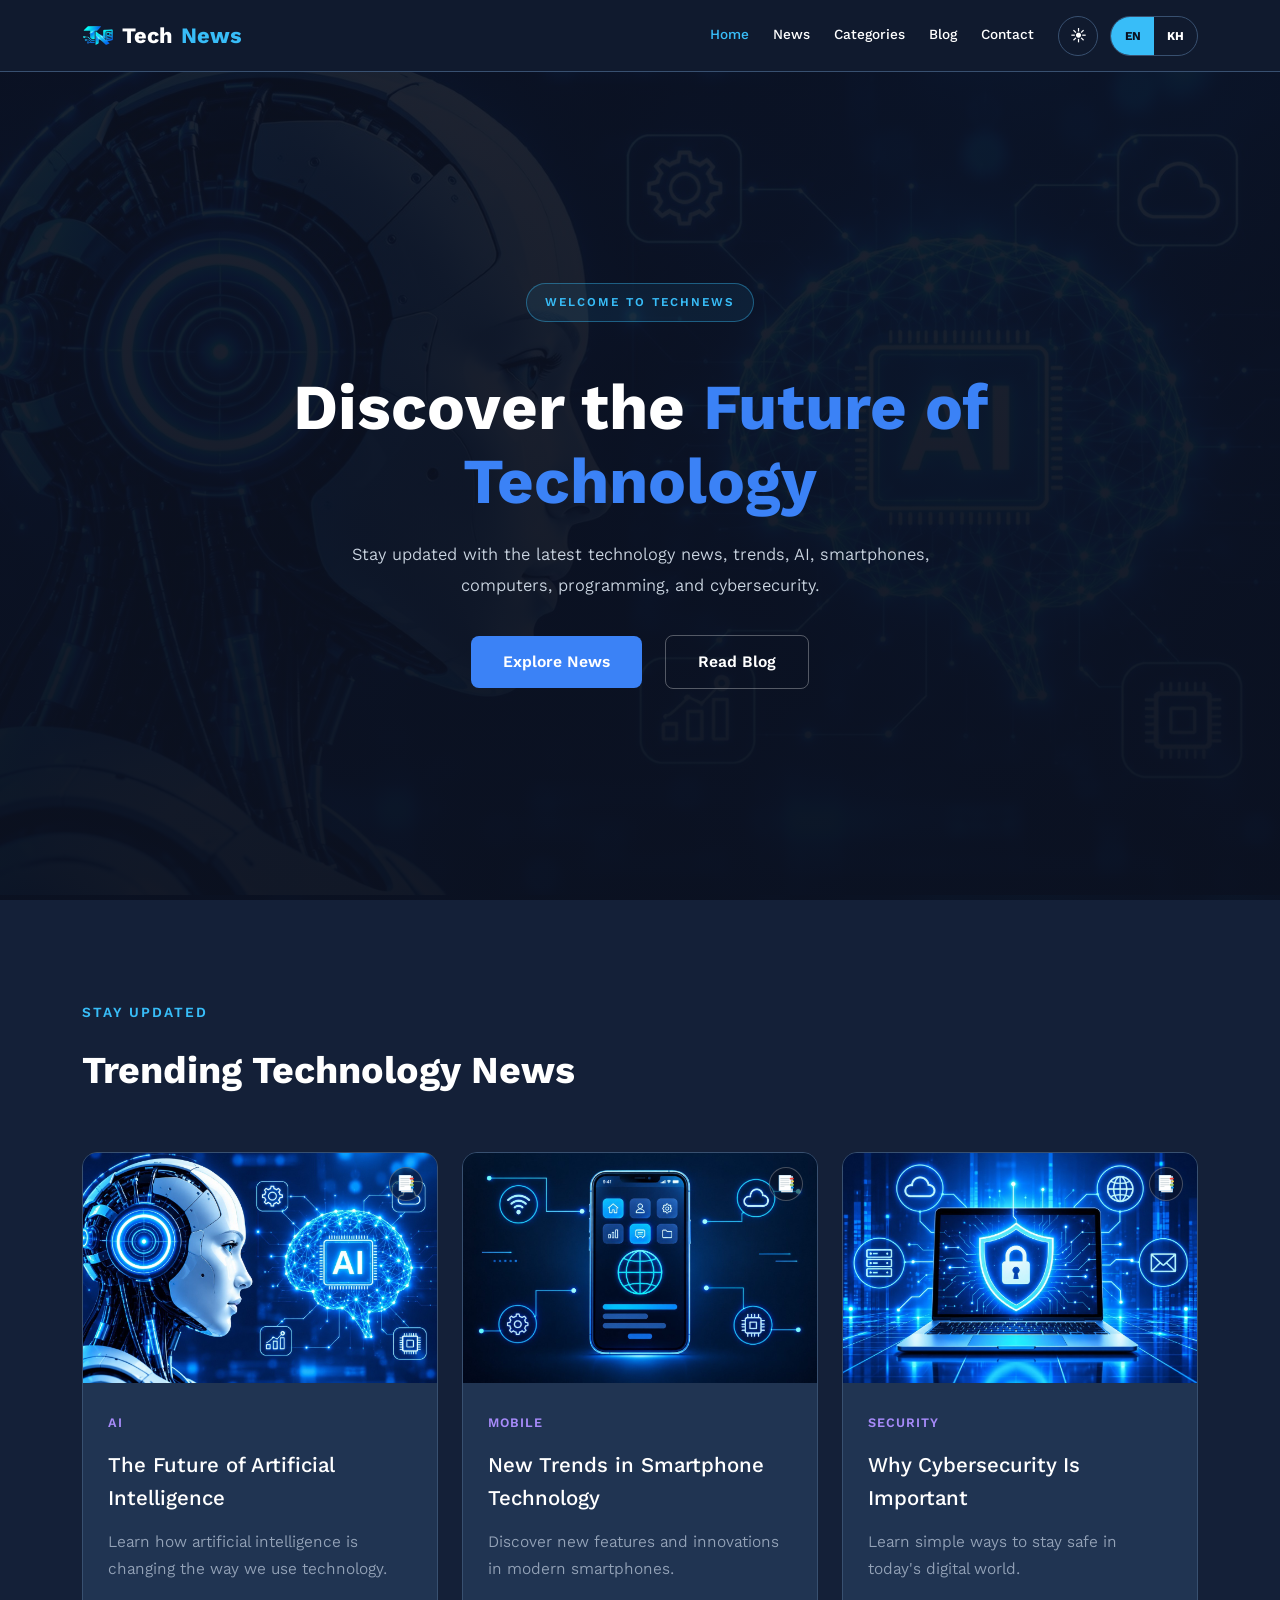
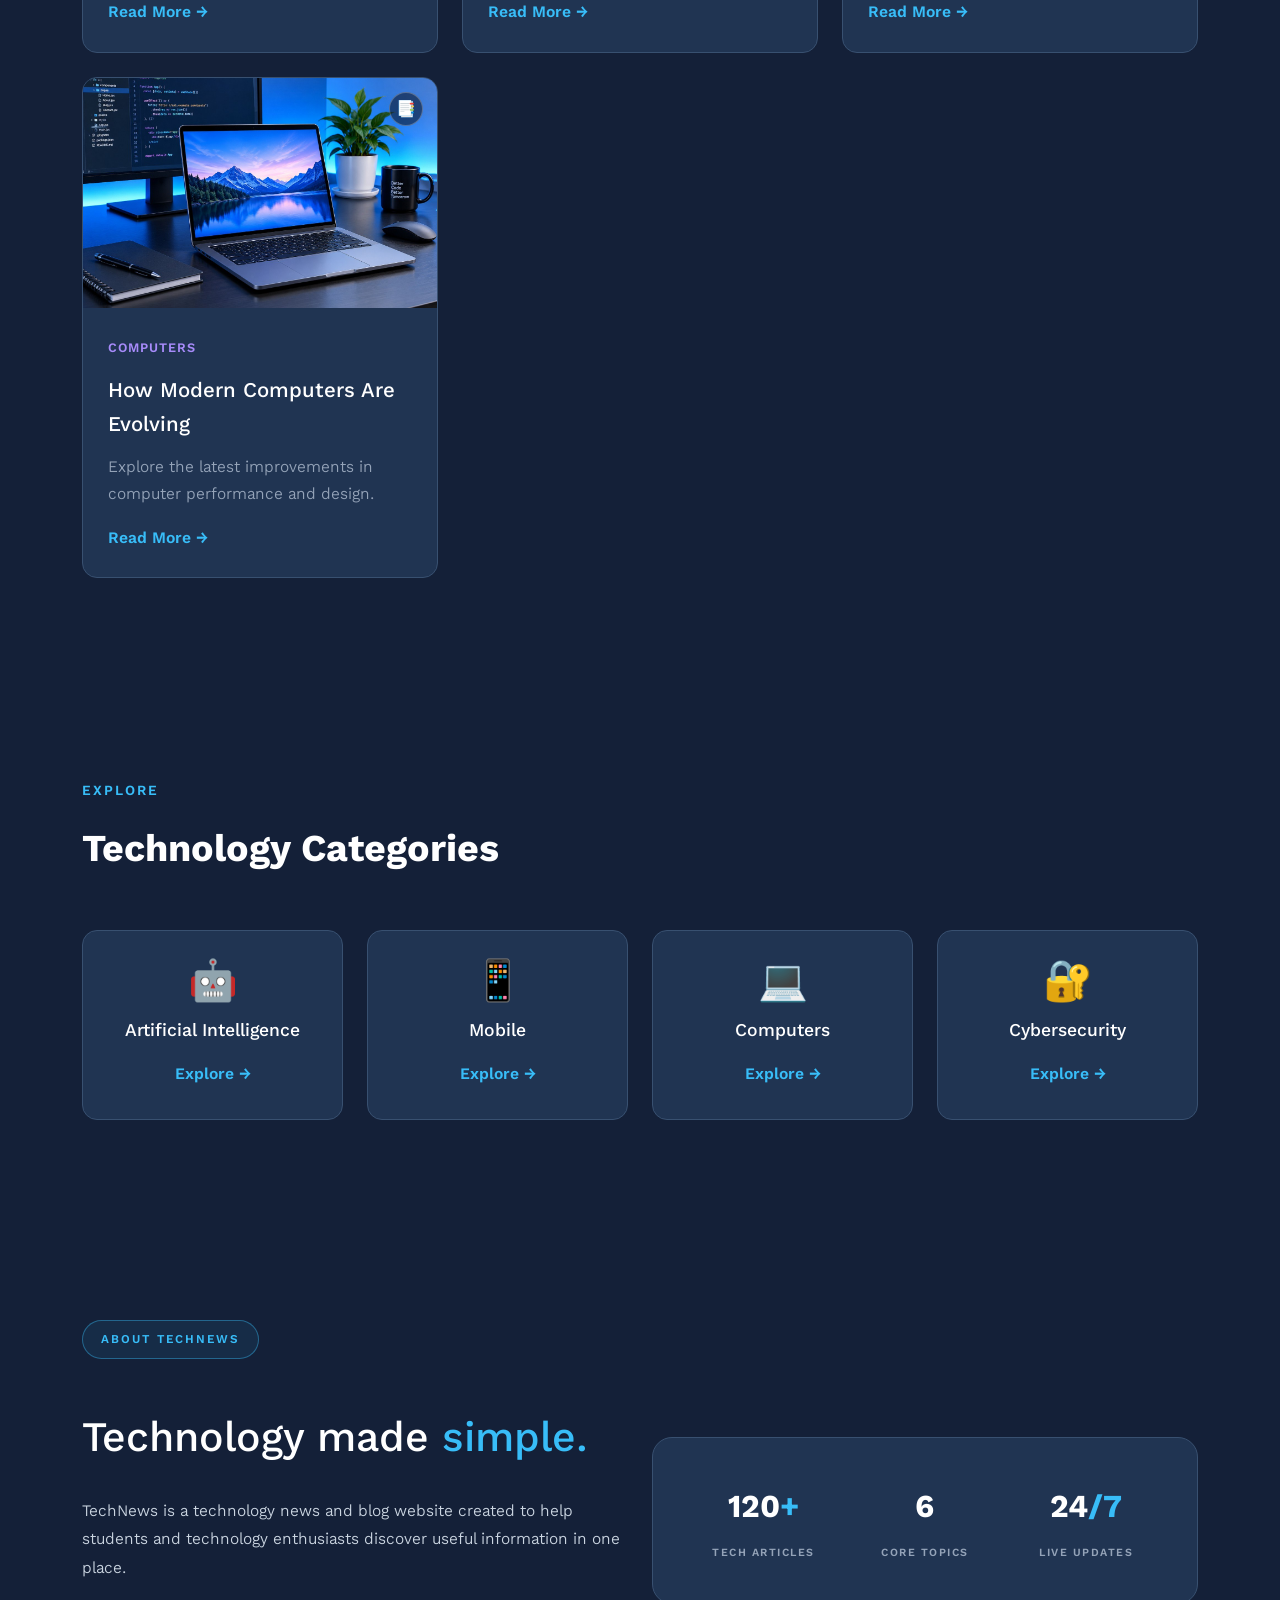
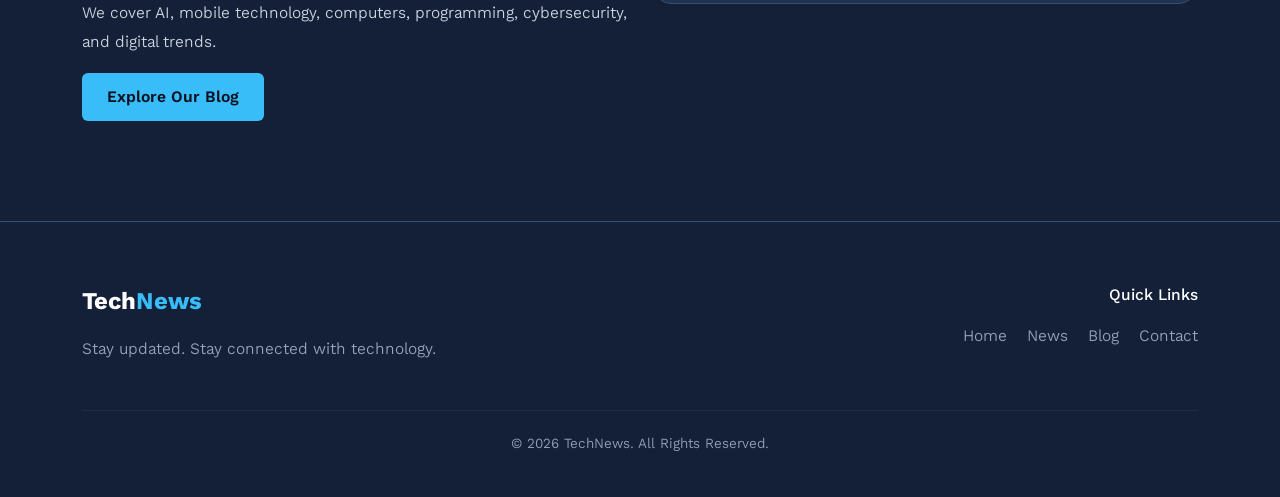
<file: index.html>
<!DOCTYPE html>
<html lang="en">

<head>
    <meta charset="UTF-8">
    <meta name="viewport" content="width=device-width, initial-scale=1.0">
    <title>TechNews - Technology News & Blog</title>
    <link href="https://cdn.jsdelivr.net/npm/bootstrap@5.3.3/dist/css/bootstrap.min.css" rel="stylesheet">
    <link rel="preconnect" href="https://fonts.googleapis.com">
    <link rel="preconnect" href="https://fonts.gstatic.com" crossorigin>
    <link href="https://fonts.googleapis.com/css2?family=Inter:wght@400;500;600;700&family=Poppins:wght@300;400;500;600;700&family=Kantumruy+Pro:wght@400;500;600;700&display=swap" rel="stylesheet">
    <link rel="stylesheet" href="css/style.css">
</head>

<body>
    <script>
        (function () {
            try {
                if (localStorage.getItem("techpulse-theme") !== "light") {
                    document.body.classList.add("dark-mode");
                }
                var lang = localStorage.getItem("techpulse-lang") || "en";
                document.documentElement.lang = lang === "kh" ? "km" : "en";
                document.addEventListener("DOMContentLoaded", function () {
                    document.querySelectorAll("[data-en]").forEach(function (el) {
                        var t = lang === "kh" ? el.getAttribute("data-kh") : el.getAttribute("data-en");
                        if (t) el.textContent = t;
                    });
                    document.querySelectorAll(".lang-btn").forEach(function (btn) {
                        btn.classList.toggle("active", btn.getAttribute("data-lang") === lang);
                    });
                });
            } catch (e) {}
        })();
    </script>

    <header>
        <nav class="navbar navbar-expand-lg navbar-dark fixed-top">
            <div class="container">
                <a class="navbar-brand" href="index.html"><img class="site-logo" src="img/logo.png" alt="">Tech<span>News</span></a>
                <button class="navbar-toggler" type="button" data-bs-toggle="collapse" data-bs-target="#navbarNav">
                    <span class="navbar-toggler-icon"></span>
                </button>
                <div class="collapse navbar-collapse" id="navbarNav">
                    <ul class="navbar-nav ms-auto">
                        <li class="nav-item"><a class="nav-link" data-page="index" href="index.html"><span data-en="Home" data-kh="ទំព័រដើម">Home</span></a></li>
                        <li class="nav-item"><a class="nav-link" data-page="news" href="news-page.html"><span data-en="News" data-kh="ព័ត៌មាន">News</span></a></li>
                        <li class="nav-item"><a class="nav-link" data-page="categories" href="categories-page.html"><span data-en="Categories" data-kh="ប្រភេទ">Categories</span></a></li>
                        <li class="nav-item"><a class="nav-link" data-page="blog" href="blog.html"><span data-en="Blog" data-kh="ប្លុក">Blog</span></a></li>
                        <li class="nav-item"><a class="nav-link" data-page="contact" href="contact-page.html"><span data-en="Contact" data-kh="ទំនាក់ទំនង">Contact</span></a></li>
                    </ul>
                    <button id="darkModeBtn" class="btn btn-outline-light ms-lg-3">🌙</button>
                    <div class="lang-toggle ms-lg-2" id="langToggle" role="group">
                        <button type="button" class="lang-btn" data-lang="en">EN</button>
                        <button type="button" class="lang-btn" data-lang="kh">KH</button>
                    </div>
                </div>
            </div>
        </nav>
    </header>

    <main>
        <section class="hero">
            <div class="container">
                <div class="row justify-content-center">
                    <div class="col-lg-8 text-center">
                        <p class="hero-small" data-en="WELCOME TO TECHNEWS" data-kh="សូមស្វាគមន៍មកកាន់ TECHNEWS">WELCOME TO TECHNEWS</p>
                        <h1>
                            <span data-en="Discover the" data-kh="ស្វែងយល់ពី">Discover the</span>
                            <span data-en="Future of Technology" data-kh="អនាគតបច្ចេកវិទ្យា">Future of Technology</span>
                        </h1>
                        <p class="hero-text"
                            data-en="Stay updated with the latest technology news, trends, AI, smartphones, computers, programming, and cybersecurity."
                            data-kh="ទទួលបានព័ត៌មានថ្មីៗអំពីបច្ចេកវិទ្យា និន្នាការ AI ទូរស័ព្ទ កុំព្យូទ័រ ការសរសេរកម្មវិធី និងសន្តិសុខអនឡាញ។">
                            Stay updated with the latest technology news, trends, AI, smartphones, computers, programming, and cybersecurity.</p>
                        <a href="news-page.html" class="btn btn-primary" data-en="Explore News" data-kh="ស្វែងយល់ព័ត៌មាន">Explore News →</a>
                        <a href="blog.html" class="btn btn-outline-light ms-2" data-en="Read Blog" data-kh="អានប្លុក">Read Blog</a>
                    </div>
                </div>
            </div>
        </section>

        <section class="section">
            <div class="container">
                <div class="section-title">
                    <p data-en="STAY UPDATED" data-kh="ព័ត៌មានថ្មីៗ">STAY UPDATED</p>
                    <h2 data-en="Trending Technology News" data-kh="ព័ត៌មានបច្ចេកវិទ្យាកំពុងពេញនិយម">Trending Technology News</h2>
                </div>
                <div class="row g-4">
                    <div class="col-md-6 col-lg-4">
                        <article class="news-card" data-href="article.html?id=ai">
                            <button class="bookmark-btn" data-id="home-ai" aria-label="Add bookmark">📑</button>
                            <img src="img/ai.png" alt="AI">
                            <div class="card-content">
                                <span class="category" data-en="AI" data-kh="AI">AI</span>
                                <h3 data-en="The Future of Artificial Intelligence" data-kh="អនាគតនៃបញ្ញាសិប្បនិម្មិត">The Future of Artificial Intelligence</h3>
                                <p data-en="Learn how artificial intelligence is changing the way we use technology." data-kh="ស្វែងយល់ពីរបៀបដែលបញ្ញាសិប្បនិម្មិតកំពុងផ្លាស់ប្តូរបច្ចេកវិទ្យា។">Learn how artificial intelligence is changing the way we use technology.</p>
                                <a href="article.html?id=ai" data-en="Read More →" data-kh="អានបន្ថែម →">Read More →</a>
                            </div>
                        </article>
                    </div>
                    <div class="col-md-6 col-lg-4">
                        <article class="news-card" data-href="article.html?id=mobile">
                            <button class="bookmark-btn" data-id="home-mobile" aria-label="Add bookmark">📑</button>
                            <img src="img/smartphone.png" alt="Mobile">
                            <div class="card-content">
                                <span class="category" data-en="Mobile" data-kh="ទូរស័ព្ទ">Mobile</span>
                                <h3 data-en="New Trends in Smartphone Technology" data-kh="និន្នាការថ្មីក្នុងបច្ចេកវិទ្យាទូរស័ព្ទ">New Trends in Smartphone Technology</h3>
                                <p data-en="Discover new features and innovations in modern smartphones." data-kh="ស្វែងយល់ពីមុខងារថ្មីៗ និងការច្នៃប្រឌិតក្នុងទូរស័ព្ទទំនើប។">Discover new features and innovations in modern smartphones.</p>
                                <a href="article.html?id=mobile" data-en="Read More →" data-kh="អានបន្ថែម →">Read More →</a>
                            </div>
                        </article>
                    </div>
                    <div class="col-md-6 col-lg-4">
                        <article class="news-card" data-href="article.html?id=security">
                            <button class="bookmark-btn" data-id="home-security" aria-label="Add bookmark">📑</button>
                            <img src="img/cybersecurity.png" alt="Security">
                            <div class="card-content">
                                <span class="category" data-en="Security" data-kh="សន្តិសុខ">Security</span>
                                <h3 data-en="Why Cybersecurity Is Important" data-kh="ហេតុអ្វីបានជាសន្តិសុខអនឡាញសំខាន់">Why Cybersecurity Is Important</h3>
                                <p data-en="Learn simple ways to stay safe in today's digital world." data-kh="ស្វែងយល់ពីវិធីសាមញ្ញក្នុងការការពារខ្លួនក្នុងពិភពឌីជីថល។">Learn simple ways to stay safe in today's digital world.</p>
                                <a href="article.html?id=security" data-en="Read More →" data-kh="អានបន្ថែម →">Read More →</a>
                            </div>
                        </article>
                    </div>
                    <div class="col-md-6 col-lg-4">
                        <article class="news-card" data-href="article.html?id=computers">
                            <button class="bookmark-btn" data-id="home-dev" aria-label="Add bookmark">📑</button>
                            <img src="img/laptop.png" alt="Computers">
                            <div class="card-content">
                                <span class="category" data-en="Computers" data-kh="កុំព្យូទ័រ">Computers</span>
                                <h3 data-en="How Modern Computers Are Evolving" data-kh="របៀបដែលកុំព្យូទ័រទំនើបកំពុងវិវត្ត">How Modern Computers Are Evolving</h3>
                                <p data-en="Explore the latest improvements in computer performance and design." data-kh="ស្វែងយល់ពីភាពប្រសើរឡើងថ្មីៗក្នុងការអនុវត្ត និងការរចនាកុំព្យូទ័រ។">Explore the latest improvements in computer performance and design.</p>
                                <a href="article.html?id=computers" data-en="Read More →" data-kh="អានបន្ថែម →">Read More →</a>
                            </div>
                        </article>
                    </div>
                </div>
            </div>
        </section>

        <section class="categories-section">
            <div class="container">
                <div class="section-title">
                    <p data-en="EXPLORE" data-kh="ស្វែងយល់">EXPLORE</p>
                    <h2 data-en="Technology Categories" data-kh="ប្រភេទបច្ចេកវិទ្យា">Technology Categories</h2>
                </div>
                <div class="row g-4">
                    <div class="col-6 col-lg-3">
                        <div class="category-box">
                            <div class="category-icon">🤖</div>
                            <h3 data-en="Artificial Intelligence" data-kh="បញ្ញាសិប្បនិម្មិត">Artificial Intelligence</h3>
                            <a href="categories-page.html" data-en="Explore →" data-kh="ស្វែងយល់ →">Explore →</a>
                        </div>
                    </div>
                    <div class="col-6 col-lg-3">
                        <div class="category-box">
                            <div class="category-icon">📱</div>
                            <h3 data-en="Mobile" data-kh="ទូរស័ព្ទ">Mobile</h3>
                            <a href="categories-page.html" data-en="Explore →" data-kh="ស្វែងយល់ →">Explore →</a>
                        </div>
                    </div>
                    <div class="col-6 col-lg-3">
                        <div class="category-box">
                            <div class="category-icon">💻</div>
                            <h3 data-en="Computers" data-kh="កុំព្យូទ័រ">Computers</h3>
                            <a href="categories-page.html" data-en="Explore →" data-kh="ស្វែងយល់ →">Explore →</a>
                        </div>
                    </div>
                    <div class="col-6 col-lg-3">
                        <div class="category-box">
                            <div class="category-icon">🔐</div>
                            <h3 data-en="Cybersecurity" data-kh="សន្តិសុខអនឡាញ">Cybersecurity</h3>
                            <a href="categories-page.html" data-en="Explore →" data-kh="ស្វែងយល់ →">Explore →</a>
                        </div>
                    </div>
                </div>
            </div>
        </section>

        <section class="section">
            <div class="container">
                <div class="row align-items-center">
                    <div class="col-lg-6">
                        <p class="hero-small" data-en="ABOUT TECHNEWS" data-kh="អំពី TECHNEWS">ABOUT TECHNEWS</p>
                        <h2 class="about-title">
                            <span data-en="Technology made" data-kh="បច្ចេកវិទ្យា">Technology made</span>
                            <span data-en="simple." data-kh="សាមញ្ញ។">simple.</span>
                        </h2>
                        <p data-en="TechNews is a technology news and blog website created to help students and technology enthusiasts discover useful information in one place." data-kh="TechNews គឺជាវែបសាយព័ត៌មាន និងប្លុកបច្ចេកវិទ្យា បង្កើតឡើងដើម្បីជួយសិស្ស និងអ្នកចូលចិត្តបច្ចេកវិទ្យារកឃើញព័ត៌មានមានប្រយោជន៍នៅកន្លែងតែមួយ។">
                            TechNews is a technology news and blog website created to help students and technology enthusiasts discover useful information in one place.</p>
                        <p data-en="We cover AI, mobile technology, computers, programming, cybersecurity, and digital trends." data-kh="យើងគ្របដណ្តប់លើ AI បច្ចេកវិទ្យាទូរស័ព្ទ កុំព្យូទ័រ ការសរសេរកម្មវិធី សន្តិសុខអនឡាញ និងនិន្នាការឌីជីថល។">
                            We cover AI, mobile technology, computers, programming, cybersecurity, and digital trends.</p>
                        <a href="blog.html" class="btn btn-primary" data-en="Explore Our Blog" data-kh="ស្វែងយល់ប្លុករបស់យើង">Explore Our Blog</a>
                    </div>
                    <div class="col-lg-6">
                        <div class="about-box">
                            <div>
                                <strong>120<span>+</span></strong>
                                <p data-en="TECH ARTICLES" data-kh="អត្ថបទបច្ចេកវិទ្យា">TECH ARTICLES</p>
                            </div>
                            <div>
                                <strong>6</strong>
                                <p data-en="CORE TOPICS" data-kh="ប្រធានបទស្នូល">CORE TOPICS</p>
                            </div>
                            <div>
                                <strong>24<span>/7</span></strong>
                                <p data-en="LIVE UPDATES" data-kh="ព័ត៌មានផ្ទាល់">LIVE UPDATES</p>
                            </div>
                        </div>
                    </div>
                </div>
            </div>
        </section>
    </main>

    <footer>
        <div class="container">
            <div class="row">
                <div class="col-md-6">
                    <h3 class="footer-logo">Tech<span>News</span></h3>
                    <p data-en="Stay updated. Stay connected with technology." data-kh="ទទួលព័ត៌មានថ្មីៗ។ ភ្ជាប់ទំនាក់ទំនងជាមួយបច្ចេកវិទ្យា។">Stay updated. Stay connected with technology.</p>
                </div>
                <div class="col-md-6 text-md-end">
                    <h5 data-en="Quick Links" data-kh="តំណភ្ជាប់រហ័ស">Quick Links</h5>
                    <a href="index.html" data-en="Home" data-kh="ទំព័រដើម">Home</a>
                    <a href="news-page.html" data-en="News" data-kh="ព័ត៌មាន">News</a>
                    <a href="blog.html" data-en="Blog" data-kh="ប្លុក">Blog</a>
                    <a href="contact-page.html" data-en="Contact" data-kh="ទំនាក់ទំនង">Contact</a>
                </div>
            </div>
            <hr>
            <p class="copyright" data-en="© 2026 TechNews. All Rights Reserved." data-kh="© 2026 TechNews។ រក្សាសិទ្ធិគ្រប់យ៉ាង។">© 2026 TechNews. All Rights Reserved.</p>
        </div>
    </footer>

    <script src="https://cdn.jsdelivr.net/npm/bootstrap@5.3.3/dist/js/bootstrap.bundle.min.js"></script>
    <script src="JS/script.js"></script>
</body>

</html>
</file>
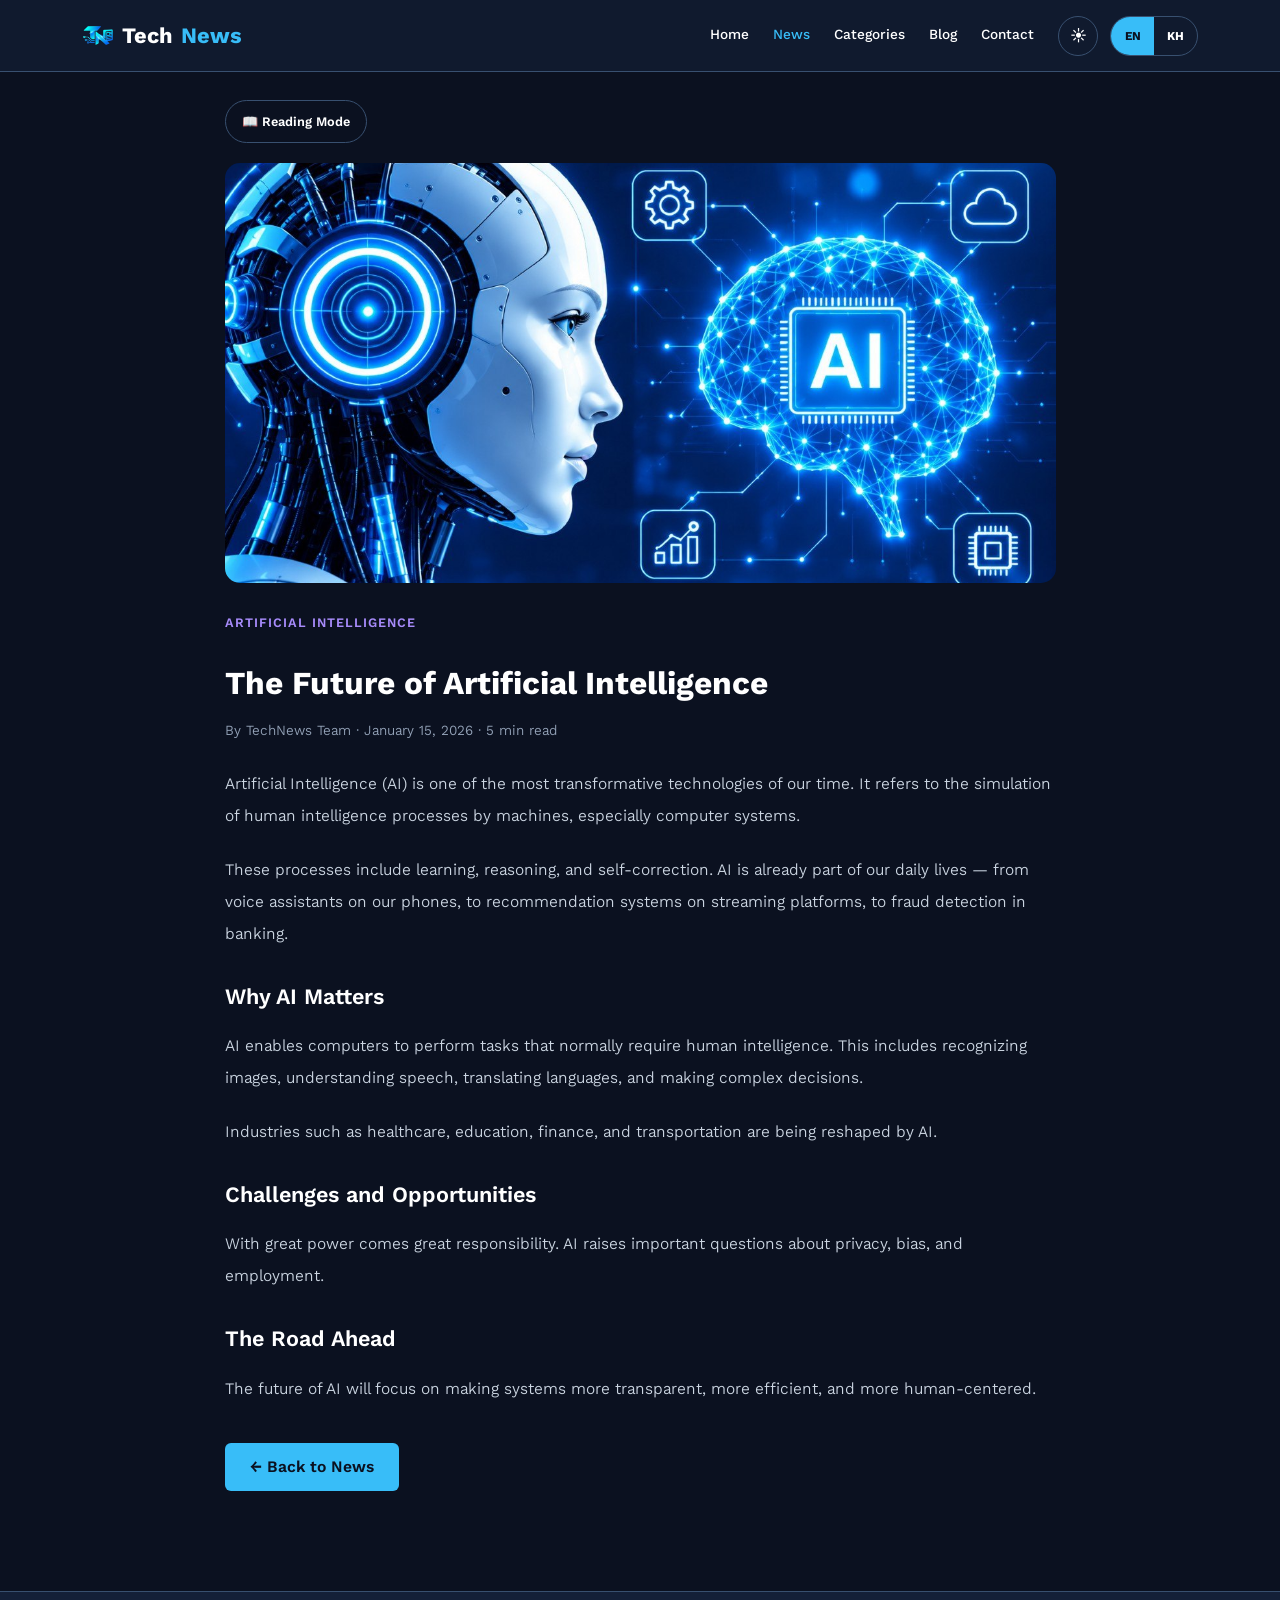
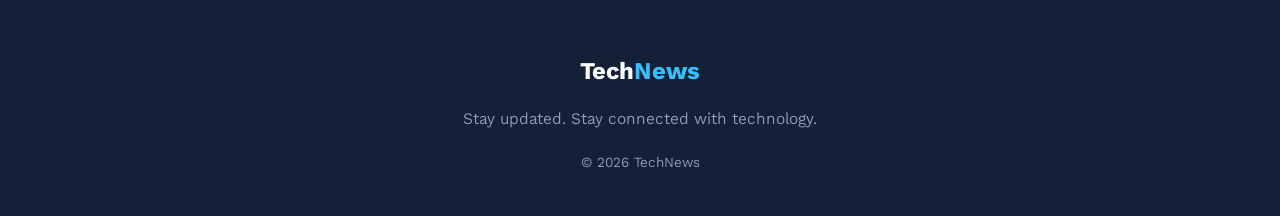
<file: article.html>
<!DOCTYPE html>
<html lang="en">

<head>
    <meta charset="UTF-8">
    <meta name="viewport" content="width=device-width, initial-scale=1.0">
    <title>TechNews - Article</title>

    <link href="https://cdn.jsdelivr.net/npm/bootstrap@5.3.3/dist/css/bootstrap.min.css" rel="stylesheet">

    <link rel="preconnect" href="https://fonts.googleapis.com">
    <link rel="preconnect" href="https://fonts.gstatic.com" crossorigin>
    <link 
        href="https://fonts.googleapis.com/css2?family=Inter:wght@400;500;600;700&family=Poppins:wght@300;400;500;600;700&family=Kantumruy+Pro:wght@400;500;600;700&display=swap"
        rel="stylesheet">

    <link rel="stylesheet" href="css/style.css">
</head>

<body>
    <script>
        (function () {
            try {
                if (localStorage.getItem("techpulse-theme") !== "light") {
                    document.body.classList.add("dark-mode");
                }
                var lang = localStorage.getItem("techpulse-lang") || "en";
                document.documentElement.lang = lang === "kh" ? "km" : "en";
                document.addEventListener("DOMContentLoaded", function () {
                    document.querySelectorAll("[data-en]").forEach(function (el) {
                        var t = lang === "kh" ? el.getAttribute("data-kh") : el.getAttribute("data-en");
                        if (t) el.textContent = t;
                    });
                    document.querySelectorAll(".lang-btn").forEach(function (btn) {
                        btn.classList.toggle("active", btn.getAttribute("data-lang") === lang);
                    });
                });
            } catch (e) {}
        })();
    </script>
<header>
        <nav class="navbar navbar-expand-lg navbar-dark fixed-top">
            <div class="container">
                <a class="navbar-brand" href="index.html"><img class="site-logo" src="img/logo.png" alt="">Tech<span>News</span></a>
                <button class="navbar-toggler" type="button" data-bs-toggle="collapse" data-bs-target="#navbarNav">
                    <span class="navbar-toggler-icon"></span>
                </button>
                <div class="collapse navbar-collapse" id="navbarNav">
                    <ul class="navbar-nav ms-auto">
                        <li class="nav-item"><a class="nav-link" data-page="index" href="index.html"><span data-en="Home"
                                    data-kh="ទំព័រដើម">Home</span></a></li>
                        <li class="nav-item"><a class="nav-link" data-page="news" href="news-page.html"><span data-en="News"
                                    data-kh="ព័ត៌មាន">News</span></a></li>
                        <li class="nav-item"><a class="nav-link" data-page="categories" href="categories-page.html"><span data-en="Categories"
                                    data-kh="ប្រភេទ">Categories</span></a></li>
                        <li class="nav-item"><a class="nav-link" data-page="blog" href="blog.html"><span data-en="Blog"
                                    data-kh="ប្លុក">Blog</span></a></li>
                        <li class="nav-item"><a class="nav-link" data-page="contact" href="contact-page.html"><span data-en="Contact"
                                    data-kh="ទំនាក់ទំនង">Contact</span></a></li>
                    </ul>
                    <button id="darkModeBtn" class="btn btn-outline-light ms-lg-3">🌙</button>
                    <div class="lang-toggle ms-lg-2" id="langToggle" role="group">
                        <button type="button" class="lang-btn" data-lang="en">EN</button>
                        <button type="button" class="lang-btn" data-lang="kh">KH</button>
                    </div>
                </div>
            </div>
        </nav>
    </header>

    <main>
        <section class="section page-section">
            <div class="container">
                <div class="row justify-content-center">
                    <div class="col-lg-9">

                        <button id="readingModeBtn" class="reading-mode-btn" type="button" data-en="📖 Reading Mode"
                            data-kh="📖 របៀបអាន">📖 Reading Mode</button>

                        <img id="articleImg" src="img/ai.png" alt="Article" class="article-img">

                        <span id="articleCategory" class="category">ARTIFICIAL INTELLIGENCE</span>

                        <h1 id="articleTitle" class="article-title">The Future of Artificial Intelligence</h1>

                        <p id="articleMeta" class="article-meta">By TechNews Team · January 2026 · 5 min read</p>

                        <div id="articleBody">
                            <p data-en="Loading article..." data-kh="កំពុងផ្ទុកអត្ថបទ...">Loading article...</p>
                        </div>

                        <a href="news-page.html" class="btn btn-primary mt-3" data-en="← Back to News"
                            data-kh="← ត្រឡប់ទៅព័ត៌មាន">← Back to News</a>

                    </div>
                </div>
            </div>
        </section>
    </main>

    <footer>
        <div class="container text-center">
            <h3 class="footer-logo">Tech<span>News</span></h3>
            <p><span data-en="Stay updated. Stay connected with technology."
                    data-kh="ទទួលព័ត៌មានថ្មីៗ។ ភ្ជាប់ទំនាក់ទំនងជាមួយបច្ចេកវិទ្យា។">Stay updated. Stay connected with
                    technology.</span></p>
            <p class="copyright"><span data-en="© 2026 TechNews" data-kh="© 2026 TechNews">© 2026 TechNews</span></p>
        </div>
    </footer>

    <script src="https://cdn.jsdelivr.net/npm/bootstrap@5.3.3/dist/js/bootstrap.bundle.min.js"></script>
    <script src="JS/script.js"></script>

    <script>
        const articles = {
            en: {
                ai: {
                    img: "img/ai.png",
                    category: "ARTIFICIAL INTELLIGENCE",
                    title: "The Future of Artificial Intelligence",
                    meta: "By TechNews Team · January 15, 2026 · 5 min read",
                    body: `
                <p>Artificial Intelligence (AI) is one of the most transformative technologies of our time. It refers to the simulation of human intelligence processes by machines, especially computer systems.</p>
                <p>These processes include learning, reasoning, and self-correction. AI is already part of our daily lives — from voice assistants on our phones, to recommendation systems on streaming platforms, to fraud detection in banking.</p>
                <h2>Why AI Matters</h2>
                <p>AI enables computers to perform tasks that normally require human intelligence. This includes recognizing images, understanding speech, translating languages, and making complex decisions.</p>
                <p>Industries such as healthcare, education, finance, and transportation are being reshaped by AI.</p>
                <h2>Challenges and Opportunities</h2>
                <p>With great power comes great responsibility. AI raises important questions about privacy, bias, and employment.</p>
                <h2>The Road Ahead</h2>
                <p>The future of AI will focus on making systems more transparent, more efficient, and more human-centered.</p>
            `
                },
                "ai-ml": {
                    img: "img/ai-robot.png",
                    category: "ARTIFICIAL INTELLIGENCE",
                    title: "Machine Learning Explained",
                    meta: "By TechNews Team · January 14, 2026 · 6 min read",
                    body: `
                <p>Machine Learning (ML) is a subset of AI that allows computers to learn from data without being explicitly programmed.</p>
                <h2>Types of Machine Learning</h2>
                <p><strong>Supervised Learning:</strong> The model is trained on labeled data.</p>
                <p><strong>Unsupervised Learning:</strong> The model finds patterns in unlabeled data.</p>
                <p><strong>Reinforcement Learning:</strong> The model learns by trial and error.</p>
                <h2>Real-World Applications</h2>
                <p>Netflix uses ML to recommend movies. Banks use it to detect fraud. Hospitals use it to analyze medical images.</p>
                <h2>The Future of Machine Learning</h2>
                <p>As data grows and computing power increases, machine learning will become even more powerful.</p>
            `
                },
                mobile: {
                    img: "img/smartphone.png",
                    category: "MOBILE TECHNOLOGY",
                    title: "New Trends in Smartphone Technology",
                    meta: "By TechNews Team · January 12, 2026 · 4 min read",
                    body: `
                <p>Smartphones have become an essential part of modern life. Every year, manufacturers introduce new features that change the way we communicate.</p>
                <h2>Camera Innovation</h2>
                <p>Modern smartphones now feature multi-lens cameras with computational photography.</p>
                <h2>Battery and Charging</h2>
                <p>Fast charging can now fill a phone to 50% in just 15 minutes.</p>
                <h2>Display Technology</h2>
                <p>Modern smartphones use OLED displays with high refresh rates for smoother scrolling.</p>
                <h2>What's Next for Smartphones?</h2>
                <p>The future of smartphones will focus on AI integration and new form factors.</p>
            `
                },
                "mobile-5g": {
                    img: "img/mobile-5g.png",
                    category: "MOBILE TECHNOLOGY",
                    title: "The Rise of 5G Connectivity",
                    meta: "By TechNews Team · January 11, 2026 · 5 min read",
                    body: `
                <p>5G is the fifth generation of mobile network technology. It promises faster speeds and lower latency.</p>
                <h2>How 5G Works</h2>
                <p>5G uses higher frequency radio waves than 4G, allowing more data to be transmitted faster.</p>
                <h2>Speed Comparison</h2>
                <p>5G can reach speeds up to 100 times faster than 4G.</p>
                <h2>Impact on Society</h2>
                <p>5G will enable autonomous vehicles, smart cities, and remote surgery.</p>
                <h2>Challenges and Future</h2>
                <p>Building 5G infrastructure is expensive, but coverage will continue to expand.</p>
            `
                },
                computers: {
                    img: "img/laptop.png",
                    category: "COMPUTERS",
                    title: "How Modern Computers Are Evolving",
                    meta: "By TechNews Team · January 10, 2026 · 6 min read",
                    body: `
                <p>Computers have come a long way since the first electronic machines. Today's computers are faster, smaller, and more powerful.</p>
                <h2>The Rise of Portable Computing</h2>
                <p>Ultrabooks, 2-in-1 devices, and tablets are becoming more popular.</p>
                <h2>Processors and Performance</h2>
                <p>Modern processors from Intel, AMD, and Apple are pushing the boundaries of performance.</p>
                <h2>Storage and Memory</h2>
                <p>Solid-state drives (SSDs) have replaced traditional hard drives in most computers.</p>
                <h2>The Future of Computers</h2>
                <p>We can expect more powerful ARM-based processors and better cloud integration.</p>
            `
                },
                programming: {
                    img: "img/computer-code.png",
                    category: "COMPUTERS",
                    title: "Programming Languages in 2026",
                    meta: "By TechNews Team · January 9, 2026 · 7 min read",
                    body: `
                <p>Programming languages are the foundation of all software. In 2026, developers have more choices than ever.</p>
                <h2>Python</h2>
                <p>Python remains the most popular language for AI, machine learning, and data science.</p>
                <h2>JavaScript</h2>
                <p>JavaScript powers the modern web, used both on the frontend and backend.</p>
                <h2>TypeScript</h2>
                <p>TypeScript adds static typing to JavaScript, helping developers catch errors early.</p>
                <h2>Rust and Go</h2>
                <p>Rust and Go are becoming popular for building fast, safe, and concurrent systems.</p>
                <h2>Which Language Should You Learn?</h2>
                <p>Start with Python if you are interested in AI. Choose JavaScript for web development.</p>
            `
                },
                security: {
                    img: "img/cybersecurity.png",
                    category: "CYBERSECURITY",
                    title: "Why Cybersecurity Is Important",
                    meta: "By TechNews Team · January 8, 2026 · 5 min read",
                    body: `
                <p>In today's digital world, cybersecurity is more important than ever. Every day, millions of cyber attacks target individuals and businesses.</p>
                <h2>Common Types of Cyber Threats</h2>
                <p><strong>Phishing:</strong> Emails that trick users into revealing passwords.</p>
                <p><strong>Ransomware:</strong> Malicious software that locks files until payment is made.</p>
                <p><strong>Malware:</strong> Software designed to damage or gain unauthorized access.</p>
                <h2>Simple Ways to Stay Safe Online</h2>
                <p><strong>Use strong passwords:</strong> Create unique passwords for each account.</p>
                <p><strong>Enable two-factor authentication:</strong> This adds an extra layer of security.</p>
                <p><strong>Keep software updated:</strong> Updates often include security patches.</p>
                <h2>The Bottom Line</h2>
                <p>By following these simple habits, you can significantly reduce your risk of cybercrime.</p>
            `
                },
                "security-privacy": {
                    img: "img/security-lock.png",
                    category: "CYBERSECURITY",
                    title: "Protecting Your Online Privacy",
                    meta: "By TechNews Team · January 7, 2026 · 6 min read",
                    body: `
                <p>Your personal information is valuable. Every time you go online, data about your activity is collected.</p>
                <h2>Use a VPN</h2>
                <p>A Virtual Private Network encrypts your internet traffic and hides your IP address.</p>
                <h2>Review Privacy Settings</h2>
                <p>Take time to review the privacy settings on your social media accounts and apps.</p>
                <h2>Use Strong, Unique Passwords</h2>
                <p>Never reuse passwords across multiple sites. Use a password manager.</p>
                <h2>Be Careful with Apps</h2>
                <p>Before installing an app, check what permissions it requests.</p>
                <h2>Stay Informed</h2>
                <p>Cybersecurity threats evolve constantly. Stay informed about new risks.</p>
            `
                }
            },
            kh: {
                ai: {
                    img: "img/ai.png",
                    category: "បញ្ញាសិប្បនិម្មិត",
                    title: "អនាគតនៃបញ្ញាសិប្បនិម្មិត",
                    meta: "ដោយក្រុម TechNews · មករា 15, 2026 · អាន 5 នាទី",
                    body: `
                <p>បញ្ញាសិប្បនិម្មិត (AI) គឺជាបច្ចេកវិទ្យាដ៏មានឥទ្ធិពលបំផុតមួយនៃសម័យរបស់យើង។ វាសំដៅលើការក្លែងធ្វើដំណើរការបញ្ញារបស់មនុស្សដោយម៉ាស៊ីន។</p>
                <p>ដំណើរការទាំងនេះរួមមានការរៀនសូត្រ ការវែកញែក និងការកែតម្រូវខ្លួនឯង។ AI គឺជាផ្នែកនៃជីវិតប្រចាំថ្ងៃរបស់យើងរួចទៅហើយ។</p>
                <h2>ហេតុអ្វី AI សំខាន់</h2>
                <p>AI អនុញ្ញាតឱ្យកុំព្យូទ័របំពេញភារកិច្ចដែលជាធម្មតាត្រូវការបញ្ញារបស់មនុស្ស។</p>
                <p>ឧស្សាហកម្មដូចជាសុខាភិបាល ការអប់រំ ហិរញ្ញវត្ថុ និងការដឹកជញ្ជូន កំពុងត្រូវបានផ្លាស់ប្តូរដោយ AI។</p>
                <h2>បញ្ហាប្រឈម និងឱកាស</h2>
                <p>ជាមួយនឹងអំណាចដ៏អស្ចារ្យ មកជាមួយនឹងការទទួលខុសត្រូវដ៏អស្ចារ្យ។ AI បង្កើតសំណួរអំពីឯកជនភាព និងការងារ។</p>
                <h2>ផ្លូវទៅមុខ</h2>
                <p>អនាគតនៃ AI នឹងផ្តោតលើការធ្វើឱ្យប្រព័ន្ធមានតម្លាភាព និងផ្តោតលើមនុស្ស។</p>
            `
                },
                "ai-ml": {
                    img: "img/ai-robot.png",
                    category: "បញ្ញាសិប្បនិម្មិត",
                    title: "ការពន្យល់អំពីការរៀនរបស់ម៉ាស៊ីន",
                    meta: "ដោយក្រុម TechNews · មករា 14, 2026 · អាន 6 នាទី",
                    body: `
                <p>ការរៀនរបស់ម៉ាស៊ីន (ML) គឺជាផ្នែកមួយនៃ AI ដែលអនុញ្ញាតឱ្យកុំព្យូទ័ររៀនពីទិន្នន័យដោយមិនចាំបាច់សរសេរកម្មវិធីច្បាស់លាស់។</p>
                <h2>ប្រភេទនៃការរៀនរបស់ម៉ាស៊ីន</h2>
                <p><strong>ការរៀនដោយគ្រូ:</strong> គំរូត្រូវបានបង្វឹកលើទិន្នន័យដែលមានស្លាក។</p>
                <p><strong>ការរៀនដោយគ្មានគ្រូ:</strong> គំរូរកឃើញគំរូក្នុងទិន្នន័យដែលគ្មានស្លាក។</p>
                <p><strong>ការរៀនដោយការពង្រឹង:</strong> គំរូរៀនដោយសាកល្បង និងកំហុស។</p>
                <h2>ការអនុវត្តជាក់ស្តែង</h2>
                <p>Netflix ប្រើ ML ដើម្បីណែនាំខ្សែភាពយន្ត។ ធនាគារប្រើវាដើម្បីរកឃើញការឆបោក។ មន្ទីរពេទ្យប្រើវាដើម្បីវិភាគរូបភាពវេជ្ជសាស្ត្រ។</p>
                <h2>អនាគតនៃការរៀនរបស់ម៉ាស៊ីន</h2>
                <p>នៅពេលទិន្នន័យកើនឡើង និងថាមពលកុំព្យូទ័រកើនឡើង ការរៀនរបស់ម៉ាស៊ីននឹងកាន់តែមានឥទ្ធិពល។</p>
            `
                },
                mobile: {
                    img: "img/smartphone.png",
                    category: "បច្ចេកវិទ្យាទូរស័ព្ទ",
                    title: "និន្នាការថ្មីក្នុងបច្ចេកវិទ្យាទូរស័ព្ទ",
                    meta: "ដោយក្រុម TechNews · មករា 12, 2026 · អាន 4 នាទី",
                    body: `
                <p>ទូរស័ព្ទបានក្លាយជាផ្នែកដ៏សំខាន់នៃជីវិតទំនើប។ ជារៀងរាល់ឆ្នាំ ក្រុមហ៊ុនផលិតបង្ហាញមុខងារថ្មីៗ។</p>
                <h2>ការច្នៃប្រឌិតកាមេរ៉ា</h2>
                <p>ទូរស័ព្ទទំនើបមានកាមេរ៉ាពហុកែវជាមួយការថតរូបបែបគណនា។</p>
                <h2>ថ្ម និងការសាកថ្ម</h2>
                <p>ការសាកថ្មលឿនអាចបំពេញថ្មដល់ 50% ក្នុងរយៈពេលត្រឹមតែ 15 នាទី។</p>
                <h2>បច្ចេកវិទ្យាអេក្រង់</h2>
                <p>ទូរស័ព្ទទំនើបប្រើអេក្រង់ OLED ជាមួយអត្រាធ្វើឱ្យស្រស់ខ្ពស់។</p>
                <h2>អ្វីទៀតសម្រាប់ទូរស័ព្ទ?</h2>
                <p>អនាគតនៃទូរស័ព្ទនឹងផ្តោតលើការរួមបញ្ចូល AI និងទម្រង់ថ្មី។</p>
            `
                },
                "mobile-5g": {
                    img: "img/mobile-5g.png",
                    category: "បច្ចេកវិទ្យាទូរស័ព្ទ",
                    title: "ការកើនឡើងនៃការតភ្ជាប់ 5G",
                    meta: "ដោយក្រុម TechNews · មករា 11, 2026 · អាន 5 នាទី",
                    body: `
                <p>5G គឺជាជំនាន់ទីប្រាំនៃបច្ចេកវិទ្យាបណ្តាញទូរស័ព្ទ។ វាសន្យាល្បឿនលឿនជាង និងការយឺតយ៉ាវទាបជាង។</p>
                <h2>របៀបដែល 5G ដំណើរការ</h2>
                <p>5G ប្រើរលកវិទ្យុដែលមានប្រេកង់ខ្ពស់ជាង 4G។</p>
                <h2>ការប្រៀបធៀបល្បឿន</h2>
                <p>5G អាចឈានដល់ល្បឿនលឿនជាង 4G ដល់ទៅ 100 ដង។</p>
                <h2>ផលប៉ះពាល់លើសង្គម</h2>
                <p>5G នឹងបើកដំណើរការបច្ចេកវិទ្យាថ្មីៗដូចជារថយន្តស្វ័យប្រវត្តិ និងទីក្រុងឆ្លាតវៃ។</p>
                <h2>បញ្ហាប្រឈម និងអនាគត</h2>
                <p>ការសាងសង់ហេដ្ឋារចនាសម្ព័ន្ធ 5G មានតម្លៃថ្លៃ ប៉ុន្តែការគ្របដណ្តប់នឹងបន្តពង្រីក។</p>
            `
                },
                computers: {
                    img: "img/laptop.png",
                    category: "កុំព្យូទ័រ",
                    title: "របៀបដែលកុំព្យូទ័រទំនើបកំពុងវិវត្ត",
                    meta: "ដោយក្រុម TechNews · មករា 10, 2026 · អាន 6 នាទី",
                    body: `
                <p>កុំព្យូទ័របានវិវត្តយ៉ាងខ្លាំងចាប់តាំងពីម៉ាស៊ីនអេឡិចត្រូនិចដំបូង។ កុំព្យូទ័រសព្វថ្ងៃលឿនជាង តូចជាង និងមានឥទ្ធិពលជាង។</p>
                <h2>ការកើនឡើងនៃកុំព្យូទ័រចល័ត</h2>
                <p>Ultrabooks ឧបករណ៍ 2-in-1 និង tablet កំពុងពេញនិយមជាង។</p>
                <h2>ដំណើរការ និងប្រសិទ្ធភាព</h2>
                <p>ដំណើរការទំនើបពី Intel, AMD និង Apple កំពុងជំរុញព្រំដែននៃប្រសិទ្ធភាព។</p>
                <h2>ឧបករណ៍ផ្ទុក និងអង្គចងចាំ</h2>
                <p>SSD បានជំនួសដ្រាយរឹងប្រពៃណីនៅក្នុងកុំព្យូទ័រទំនើបភាគច្រើន។</p>
                <h2>អនាគតនៃកុំព្យូទ័រ</h2>
                <p>យើងអាចរំពឹងថានឹងឃើញដំណើរការ ARM ដែលមានឥទ្ធិពលជាង និងការរួមបញ្ចូល cloud កាន់តែប្រសើរ។</p>
            `
                },
                programming: {
                    img: "img/computer-code.png",
                    category: "កុំព្យូទ័រ",
                    title: "ភាសាសរសេរកម្មវិធីក្នុងឆ្នាំ 2026",
                    meta: "ដោយក្រុម TechNews · មករា 9, 2026 · អាន 7 នាទី",
                    body: `
                <p>ភាសាសរសេរកម្មវិធីគឺជាគ្រឹះនៃកម្មវិធីទាំងអស់។ ក្នុងឆ្នាំ 2026 អ្នកអភិវឌ្ឍន៍មានជម្រើសច្រើនជាងពេលណាៗទាំងអស់។</p>
                <h2>Python</h2>
                <p>Python នៅតែជាភាសាពេញនិយមបំផុតសម្រាប់ AI ការរៀនរបស់ម៉ាស៊ីន និងវិទ្យាសាស្ត្រទិន្នន័យ។</p>
                <h2>JavaScript</h2>
                <p>JavaScript គ្រប់គ្រងគេហទំព័រទំនើប ដោយប្រើទាំង frontend និង backend។</p>
                <h2>TypeScript</h2>
                <p>TypeScript បន្ថែមការវាយអក្សរឋិតិវន្តទៅ JavaScript ដោយជួយអ្នកអភិវឌ្ឍន៍ចាប់កំហុសបានលឿន។</p>
                <h2>Rust និង Go</h2>
                <p>Rust និង Go កំពុងពេញនិយមសម្រាប់ការសាងសង់ប្រព័ន្ធលឿន សុវត្ថិភាព និងព្រមព្រៀងគ្នា។</p>
                <h2>តើអ្នកគួររៀនភាសាណា?</h2>
                <p>ចាប់ផ្តើមជាមួយ Python ប្រសិនបើអ្នកចាប់អារម្មណ៍លើ AI។ ជ្រើស JavaScript សម្រាប់ការអភិវឌ្ឍន៍គេហទំព័រ។</p>
            `
                },
                security: {
                    img: "img/cybersecurity.png",
                    category: "សន្តិសុខអនឡាញ",
                    title: "ហេតុអ្វីបានជាសន្តិសុខអនឡាញសំខាន់",
                    meta: "ដោយក្រុម TechNews · មករា 8, 2026 · អាន 5 នាទី",
                    body: `
                <p>នៅក្នុងពិភពឌីជីថលសព្វថ្ងៃ សន្តិសុខអនឡាញសំខាន់ជាងពេលណាៗទាំងអស់។ ជារៀងរាល់ថ្ងៃ ការវាយប្រហារតាមអ៊ីនធឺណិតរាប់លានប្រភេទកំពុងកើតឡើង។</p>
                <h2>ប្រភេទនៃការគំរាមកំហែងអនឡាញ</h2>
                <p><strong>Phishing:</strong> អ៊ីមែលដែលបញ្ឆោតអ្នកប្រើប្រាស់ឱ្យបង្ហាញពាក្យសម្ងាត់។</p>
                <p><strong>Ransomware:</strong> កម្មវិធីព្យាបាទដែលចាក់សោឯកសាររហូតដល់មានការបង់ប្រាក់។</p>
                <p><strong>Malware:</strong> កម្មវិធីដែលរចនាឡើងដើម្បីបំផ្លាញ ឬចូលប្រើដោយគ្មានការអនុញ្ញាត។</p>
                <h2>វិធីសាមញ្ញក្នុងការរក្សាសុវត្ថិភាព</h2>
                <p><strong>ប្រើពាក្យសម្ងាត់រឹងមាំ:</strong> បង្កើតពាក្យសម្ងាត់ពិសេសសម្រាប់គណនីនីមួយៗ។</p>
                <p><strong>បើកការផ្ទៀងផ្ទាត់ពីរជាន់:</strong> នេះបន្ថែមស្រទាប់សុវត្ថិភាពបន្ថែម។</p>
                <p><strong>ធ្វើបច្ចុប្បន្នភាពកម្មវិធី:</strong> ការធ្វើបច្ចុប្បន្នភាពជាញឹកញាប់រួមមានបំណះសុវត្ថិភាព។</p>
                <h2>សេចក្តីសន្និដ្ឋាន</h2>
                <p>ដោយអនុវត្តតាមទម្លាប់សាមញ្ញទាំងនេះ អ្នកអាចកាត់បន្ថយហានិភ័យនៃឧក្រិដ្ឋកម្មអនឡាញបានយ៉ាងច្រើន។</p>
            `
                },
                "security-privacy": {
                    img: "img/security-lock.png",
                    category: "សន្តិសុខអនឡាញ",
                    title: "ការការពារឯកជនភាពអនឡាញរបស់អ្នក",
                    meta: "ដោយក្រុម TechNews · មករា 7, 2026 · អាន 6 នាទី",
                    body: `
                <p>ព័ត៌មានផ្ទាល់ខ្លួនរបស់អ្នកមានតម្លៃ។ រាល់ពេលអ្នកចូលអនឡាញ ទិន្នន័យអំពីសកម្មភាពរបស់អ្នកត្រូវបានប្រមូល។</p>
                <h2>ប្រើ VPN</h2>
                <p>VPN អ៊ិនគ្រីបចរាចរណ៍អ៊ីនធឺណិតរបស់អ្នក និងលាក់អាសយដ្ឋាន IP របស់អ្នក។</p>
                <h2>ពិនិត្យការកំណត់ឯកជនភាព</h2>
                <p>ចំណាយពេលពិនិត្យការកំណត់ឯកជនភាពនៅលើគណនីបណ្តាញសង្គម និងកម្មវិធីរបស់អ្នក។</p>
                <h2>ប្រើពាក្យសម្ងាត់រឹងមាំ និងពិសេស</h2>
                <p>កុំប្រើពាក្យសម្ងាត់ដដែលៗនៅលើគេហទំព័រច្រើន។ ប្រើកម្មវិធីគ្រប់គ្រងពាក្យសម្ងាត់។</p>
                <h2>ប្រយ័ត្នជាមួយកម្មវិធី</h2>
                <p>មុនពេលដំឡើងកម្មវិធី សូមពិនិត្យមើលថាតើវាស្នើសុំការអនុញ្ញាតអ្វីខ្លះ។</p>
                <h2>រក្សាព័ត៌មានឱ្យទាន់សម័យ</h2>
                <p>ការគំរាមកំហែងអនឡាញវិវត្តជាប្រចាំ។ រក្សាព័ត៌មានអំពីហានិភ័យថ្មីៗ។</p>
            `
                }
            }
        };

        const params = new URLSearchParams(window.location.search);
        const id = params.get("id") || "ai";

        function loadArticle() {
            const lang = localStorage.getItem("techpulse-lang") || "en";
            const langArticles = articles[lang] || articles["en"];
            const article = langArticles[id] || langArticles["ai"];

            document.getElementById("articleImg").src = article.img;
            document.getElementById("articleImg").alt = article.title;
            document.getElementById("articleCategory").textContent = article.category;
            document.getElementById("articleTitle").textContent = article.title;
            document.getElementById("articleMeta").textContent = article.meta;
            document.getElementById("articleBody").innerHTML = article.body;

            document.title = "TechNews - " + article.title;
        }

        loadArticle();

        document.querySelectorAll(".lang-btn").forEach((btn) => {
            btn.addEventListener("click", () => {
                setTimeout(loadArticle, 50);
            });
        });
    </script>

</body>

</html>
</file>
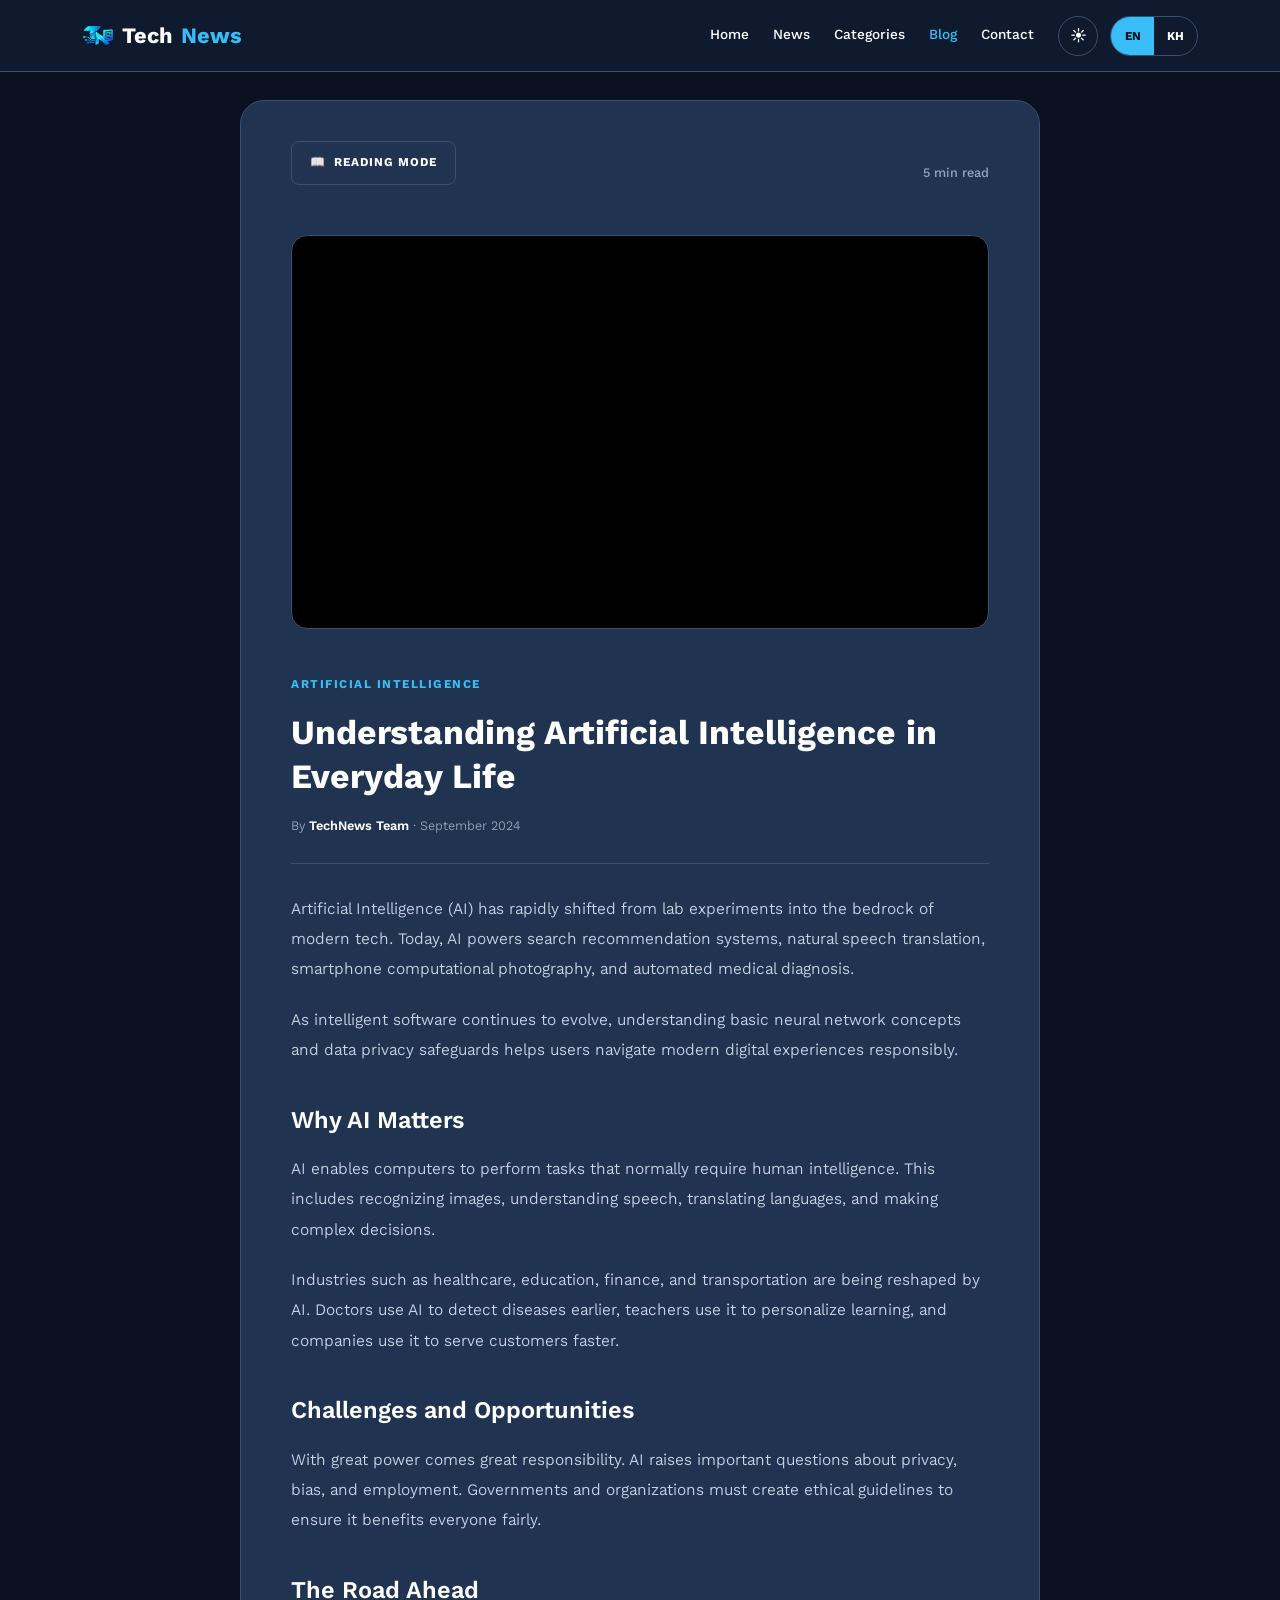
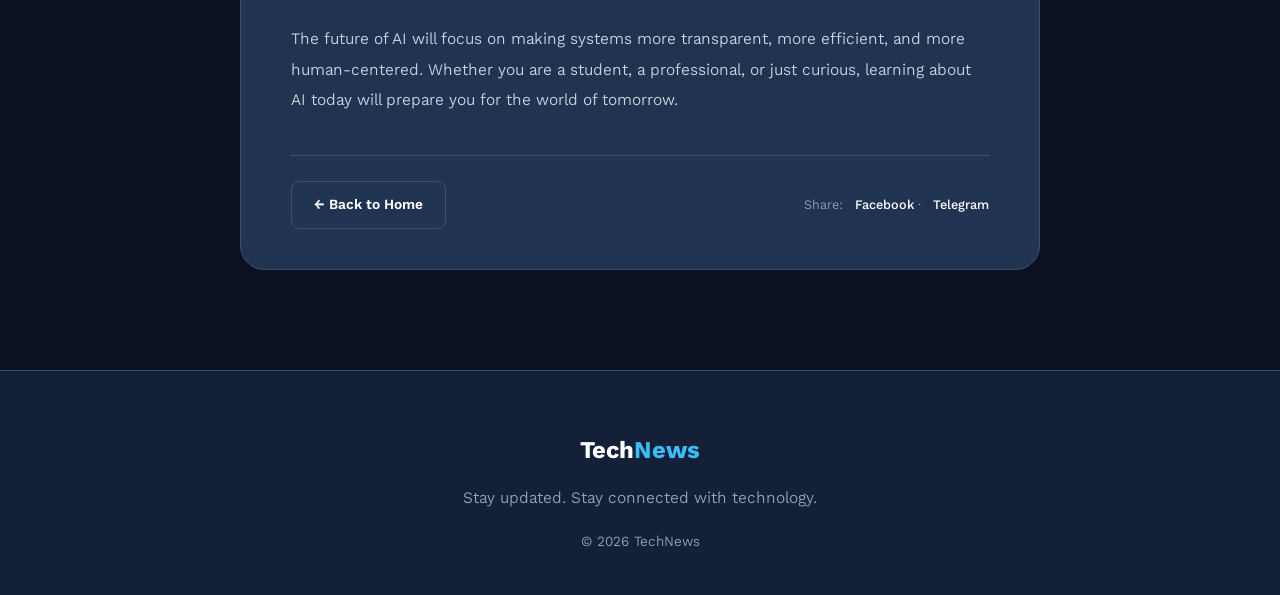
<file: blog.html>
<!DOCTYPE html>
<html lang="en">

<head>
    <meta charset="UTF-8">
    <meta name="viewport" content="width=device-width, initial-scale=1.0">
    <title>TechNews - Blog</title>
    <link href="https://cdn.jsdelivr.net/npm/bootstrap@5.3.3/dist/css/bootstrap.min.css" rel="stylesheet">
    <link rel="preconnect" href="https://fonts.googleapis.com">
    <link rel="preconnect" href="https://fonts.gstatic.com" crossorigin>
    <link
        href="https://fonts.googleapis.com/css2?family=Inter:wght@400;500;600;700&family=Poppins:wght@300;400;500;600;700&family=Kantumruy+Pro:wght@400;500;600;700&display=swap"
        rel="stylesheet">
    <link rel="stylesheet" href="css/style.css">
    <style>
        .blog-wrapper {
            max-width: 800px;
            margin: 0 auto;
            background: var(--bg-card);
            border: 1px solid var(--border);
            border-radius: 24px;
            padding: 40px 50px;
        }
        .blog-top-bar {
            display: flex;
            justify-content: space-between;
            align-items: center;
            margin-bottom: 30px;
            gap: 15px;
            flex-wrap: wrap;
        }
        .reading-mode-btn {
            display: inline-flex;
            align-items: center;
            gap: 8px;
            background: transparent;
            border: 1px solid var(--border);
            color: var(--text-heading);
            font-size: 12px;
            font-weight: 700;
            letter-spacing: 1px;
            text-transform: uppercase;
            padding: 10px 18px;
            border-radius: 8px;
            cursor: pointer;
            transition: 0.2s;
        }
        .reading-mode-btn:hover,
        .reading-mode-btn.active {
            background: var(--accent);
            border-color: var(--accent);
            color: var(--on-accent);
        }
        .read-time {
            color: var(--text-muted);
            font-size: 13px;
            font-weight: 500;
        }
        .video-box {
            position: relative;
            width: 100%;
            padding-bottom: 56.25%;
            margin-bottom: 40px;
            border-radius: 16px;
            overflow: hidden;
            border: 1px solid var(--border);
            background: #000;
        }
        .video-box iframe {
            position: absolute;
            top: 0;
            left: 0;
            width: 100%;
            height: 100%;
            border: none;
        }
        .category-tag {
            display: inline-block;
            color: var(--accent);
            font-size: 12px;
            font-weight: 700;
            letter-spacing: 1.5px;
            text-transform: uppercase;
            margin-bottom: 15px;
        }
        .blog-title {
            font-family: 'Kantumruy Pro', 'Poppins', sans-serif;
            font-size: 34px;
            font-weight: 700;
            color: var(--text-heading);
            line-height: 1.3;
            margin-bottom: 15px;
        }
        .blog-meta {
            color: var(--text-muted);
            font-size: 13px;
            margin-bottom: 30px;
            padding-bottom: 25px;
            border-bottom: 1px solid var(--border);
        }
        .blog-meta strong { color: var(--text-heading); font-weight: 600; }
        .blog-body {
            color: var(--text-body);
            font-size: 16px;
            line-height: 1.9;
        }
        .blog-body p { margin-bottom: 20px; }
        .blog-body h2 {
            font-family: 'Kantumruy Pro', 'Poppins', sans-serif;
            font-size: 24px;
            font-weight: 600;
            color: var(--text-heading);
            margin-top: 35px;
            margin-bottom: 15px;
        }
        .blog-bottom-bar {
            display: flex;
            justify-content: space-between;
            align-items: center;
            margin-top: 40px;
            padding-top: 25px;
            border-top: 1px solid var(--border);
            gap: 15px;
            flex-wrap: wrap;
        }
        .share-row { color: var(--text-muted); font-size: 13px; }
        .share-row a {
            color: var(--text-heading);
            text-decoration: none;
            margin-left: 8px;
            font-weight: 500;
        }
        .share-row a:hover { color: var(--accent); }
        body.reading-mode .blog-wrapper { max-width: 680px; }
        body.reading-mode .blog-body { font-size: 19px; line-height: 2; }
        body.reading-mode .blog-body h2 { font-size: 28px; }
        @media (max-width: 768px) {
            .blog-wrapper { padding: 25px 20px; }
            .blog-title { font-size: 26px; }
            .blog-body h2 { font-size: 21px; }
        }
    </style>
</head>

<body>
    <script>
        (function () {
            try {
                if (localStorage.getItem("techpulse-theme") !== "light") {
                    document.body.classList.add("dark-mode");
                }
                var lang = localStorage.getItem("techpulse-lang") || "en";
                document.documentElement.lang = lang === "kh" ? "km" : "en";
                document.addEventListener("DOMContentLoaded", function () {
                    document.querySelectorAll("[data-en]").forEach(function (el) {
                        var t = lang === "kh" ? el.getAttribute("data-kh") : el.getAttribute("data-en");
                        if (t) el.textContent = t;
                    });
                    document.querySelectorAll(".lang-btn").forEach(function (btn) {
                        btn.classList.toggle("active", btn.getAttribute("data-lang") === lang);
                    });
                });
            } catch (e) {}
        })();
    </script>

    <header>
        <nav class="navbar navbar-expand-lg navbar-dark fixed-top">
            <div class="container">
                <a class="navbar-brand" href="index.html"><img class="site-logo" src="img/logo.png" alt="">Tech<span>News</span></a>
                <button class="navbar-toggler" type="button" data-bs-toggle="collapse" data-bs-target="#navbarNav">
                    <span class="navbar-toggler-icon"></span>
                </button>
                <div class="collapse navbar-collapse" id="navbarNav">
                    <ul class="navbar-nav ms-auto">
                        <li class="nav-item"><a class="nav-link" data-page="index" href="index.html"><span data-en="Home" data-kh="ទំព័រដើម">Home</span></a></li>
                        <li class="nav-item"><a class="nav-link" data-page="news" href="news-page.html"><span data-en="News" data-kh="ព័ត៌មាន">News</span></a></li>
                        <li class="nav-item"><a class="nav-link" data-page="categories" href="categories-page.html"><span data-en="Categories" data-kh="ប្រភេទ">Categories</span></a></li>
                        <li class="nav-item"><a class="nav-link" data-page="blog" href="blog.html"><span data-en="Blog" data-kh="ប្លុក">Blog</span></a></li>
                        <li class="nav-item"><a class="nav-link" data-page="contact" href="contact-page.html"><span data-en="Contact" data-kh="ទំនាក់ទំនង">Contact</span></a></li>
                    </ul>
                    <button id="darkModeBtn" class="btn btn-outline-light ms-lg-3">🌙</button>
                    <div class="lang-toggle ms-lg-2" id="langToggle" role="group">
                        <button type="button" class="lang-btn" data-lang="en">EN</button>
                        <button type="button" class="lang-btn" data-lang="kh">KH</button>
                    </div>
                </div>
            </div>
        </nav>
    </header>

    <main>
        <section class="section page-section">
            <div class="container">
                <div class="blog-wrapper">
                    <div class="blog-top-bar">
                        <button id="readingModeBtn" class="reading-mode-btn" type="button">
                            📖 <span data-en="Reading Mode" data-kh="របៀបអាន">Reading Mode</span>
                        </button>
                        <span id="readTime" class="read-time" data-en="5 min read" data-kh="អាន 5 នាទី">5 min read</span>
                    </div>

                    <div class="video-box">
                        <iframe src="https://www.youtube.com/embed/ad79nYk2keg"
                            title="Artificial Intelligence Explained" frameborder="0" loading="lazy"
                            allow="accelerometer; autoplay; clipboard-write; encrypted-media; gyroscope; picture-in-picture"
                            allowfullscreen></iframe>
                    </div>

                    <span id="blogCategory" class="category-tag">ARTIFICIAL INTELLIGENCE</span>
                    <h1 id="blogTitle" class="blog-title">Understanding Artificial Intelligence in Everyday Life</h1>
                    <p id="blogMeta" class="blog-meta">By <strong>TechNews Team</strong> · September 2024</p>
                    <div id="blogBody" class="blog-body">
                        <p>Loading article...</p>
                    </div>

                    <div class="blog-bottom-bar">
                        <a href="index.html" class="back-btn" data-en="← Back to Home" data-kh="← ត្រឡប់ទៅទំព័រដើម">← Back to Home</a>
                        <span class="share-row">
                            <span data-en="Share:" data-kh="ចែករំលែក:">Share:</span>
                            <a href="#" class="share-facebook" target="_blank" rel="noopener">Facebook</a>
                            ·
                            <a href="#" class="share-telegram" target="_blank" rel="noopener">Telegram</a>
                        </span>
                    </div>
                </div>
            </div>
        </section>
    </main>

    <footer>
        <div class="container text-center">
            <h3 class="footer-logo">Tech<span>News</span></h3>
            <p data-en="Stay updated. Stay connected with technology."
                data-kh="តាមដានព័ត៌មានថ្មីៗ។ ភ្ជាប់ទំនាក់ទំនងជាមួយបច្ចេកវិទ្យា។">Stay updated. Stay connected with technology.</p>
            <p class="copyright" data-en="© 2026 TechNews" data-kh="© 2026 TechNews">© 2026 TechNews</p>
        </div>
    </footer>

    <script src="https://cdn.jsdelivr.net/npm/bootstrap@5.3.3/dist/js/bootstrap.bundle.min.js"></script>
    <script src="JS/script.js"></script>
    <script>
        const blogPosts = {
            en: {
                category: "ARTIFICIAL INTELLIGENCE",
                title: "Understanding Artificial Intelligence in Everyday Life",
                meta: "By <strong>TechNews Team</strong> · September 2024",
                readTime: "4 min read",
                body: `
            <p>Artificial Intelligence (AI) has rapidly shifted from lab experiments into the bedrock of modern tech. Today, AI powers search recommendation systems, natural speech translation, smartphone computational photography, and automated medical diagnosis.</p>
            <p>As intelligent software continues to evolve, understanding basic neural network concepts and data privacy safeguards helps users navigate modern digital experiences responsibly.</p>
            <h2>Why AI Matters</h2>
            <p>AI enables computers to perform tasks that normally require human intelligence. This includes recognizing images, understanding speech, translating languages, and making complex decisions.</p>
            <p>Industries such as healthcare, education, finance, and transportation are being reshaped by AI. Doctors use AI to detect diseases earlier, teachers use it to personalize learning, and companies use it to serve customers faster.</p>
            <h2>Challenges and Opportunities</h2>
            <p>With great power comes great responsibility. AI raises important questions about privacy, bias, and employment. Governments and organizations must create ethical guidelines to ensure it benefits everyone fairly.</p>
            <h2>The Road Ahead</h2>
            <p>The future of AI will focus on making systems more transparent, more efficient, and more human-centered. Whether you are a student, a professional, or just curious, learning about AI today will prepare you for the world of tomorrow.</p>
        `
            },
            kh: {
                category: "បញ្ញាសិប្បនិម្មិត",
                title: "ការយល់ដឹងអំពីបញ្ញាសិប្បនិម្មិតក្នុងជីវិតប្រចាំថ្ងៃ",
                meta: "ដោយ <strong>ក្រុម TechNews</strong> · កញ្ញា 2024",
                readTime: "អាន 4 នាទី",
                body: `
            <p>បញ្ញាសិប្បនិម្មិត (AI) បានប្រែក្លាយពីការពិសោធន៍ក្នុងមន្ទីរពិសោធន៍ ទៅជាផ្នែកសំខាន់នៃបច្ចេកវិទ្យាទំនើប។ បច្ចុប្បន្ន AI ដំណើរការប្រព័ន្ធណែនាំការស្វែងរក ការបកប្រែសំដីធម្មជាតិ ការថតរូបតាមទូរស័ព្ទ និងការធ្វើរោគវិនិច្ឆ័យវេជ្ជសាស្ត្រស្វ័យប្រវត្តិ។</p>
            <h2>ហេតុអ្វី AI សំខាន់?</h2>
            <p>AI អនុញ្ញាតឱ្យកុំព្យូទ័របំពេញកិច្ចការដែលត្រូវការបញ្ញាមនុស្ស។ នេះរួមមានការស្គាល់រូបភាព ការយល់សំដី ការបកប្រែភាសា និងការសម្រេចចិត្តស្មុគស្មាញ។</p>
            <h2>បញ្ហាប្រឈម និងឱកាស</h2>
            <p>ជាមួយអំណាចដ៏អស្ចារ្យ មកជាមួយការទទួលខុសត្រូវដ៏អស្ចារ្យ។ AI លើកសំណួរអំពីឯកជនភាព ភាពលំអៀង និងការងារ។</p>
            <h2>ផ្លូវទៅមុខ</h2>
            <p>អនាគតនៃ AI នឹងផ្តោតលើការធ្វើឱ្យប្រព័ន្ធមានតម្លាភាព ប្រសិទ្ធភាព និងផ្តោតលើមនុស្ស។</p>
        `
            }
        };

        function loadBlogContent() {
            const lang = localStorage.getItem("techpulse-lang") || "en";
            const post = blogPosts[lang] || blogPosts["en"];
            document.getElementById("blogCategory").textContent = post.category;
            document.getElementById("blogTitle").textContent = post.title;
            document.getElementById("blogMeta").innerHTML = post.meta;
            document.getElementById("readTime").textContent = post.readTime;
            document.getElementById("blogBody").innerHTML = post.body;
            document.title = "TechNews - " + post.title;
        }

        loadBlogContent();

        document.querySelectorAll(".lang-btn").forEach((btn) => {
            btn.addEventListener("click", () => {
                setTimeout(loadBlogContent, 50);
            });
        });

        /* ===== Dynamic Share Links ===== */
        (function setupShareLinks() {
            const currentUrl = encodeURIComponent(window.location.href);
            const pageTitle = encodeURIComponent(document.title);

            const fbLink = document.querySelector(".share-facebook");
            const tgLink = document.querySelector(".share-telegram");

            if (fbLink) {
                fbLink.href = `https://www.facebook.com/sharer/sharer.php?u=${currentUrl}`;
            }
            if (tgLink) {
                tgLink.href = `https://t.me/share/url?url=${currentUrl}&text=${pageTitle}`;
            }
        })();
    </script>
</body>

</html>
</file>
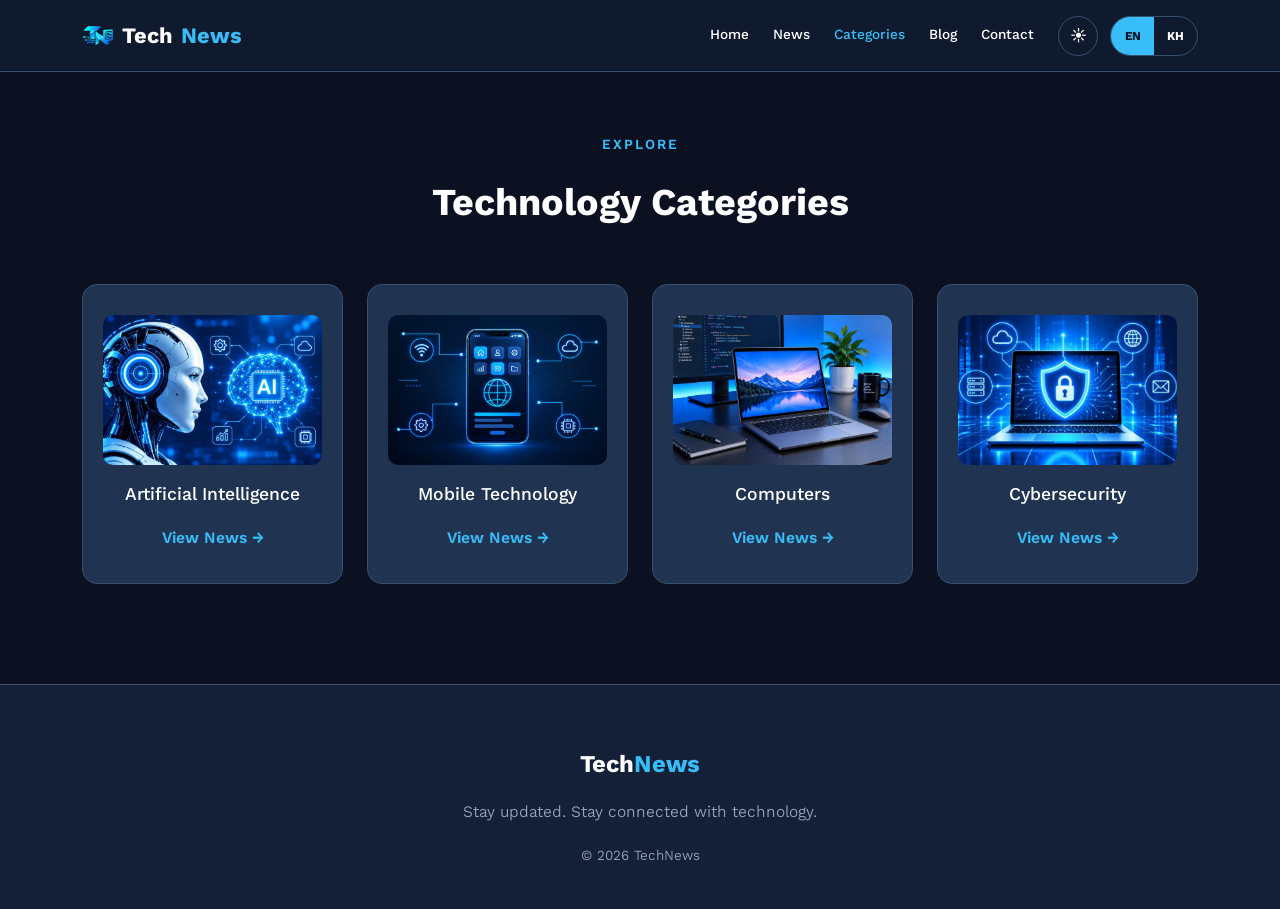
<file: categories-page.html>
<!DOCTYPE html>
<html lang="en">

<head>
    <meta charset="UTF-8">
    <meta name="viewport" content="width=device-width, initial-scale=1.0">
    <title>TechNews - Categories</title>
    <link href="https://cdn.jsdelivr.net/npm/bootstrap@5.3.3/dist/css/bootstrap.min.css" rel="stylesheet">
    <link rel="preconnect" href="https://fonts.googleapis.com">
    <link rel="preconnect" href="https://fonts.gstatic.com" crossorigin>
    <link
        href="https://fonts.googleapis.com/css2?family=Inter:wght@400;500;600;700&family=Poppins:wght@300;400;500;600;700&family=Kantumruy+Pro:wght@400;500;600;700&display=swap"
        rel="stylesheet">
    <link rel="stylesheet" href="css/style.css">
    <style>
        .categories-page-section {
            margin-top: 32px;
        }
    </style>
</head>

<body>
    <script>
        (function () {
            try {
                if (localStorage.getItem("techpulse-theme") !== "light") {
                    document.body.classList.add("dark-mode");
                }
                var lang = localStorage.getItem("techpulse-lang") || "en";
                document.documentElement.lang = lang === "kh" ? "km" : "en";
                document.addEventListener("DOMContentLoaded", function () {
                    document.querySelectorAll("[data-en]").forEach(function (el) {
                        var t = lang === "kh" ? el.getAttribute("data-kh") : el.getAttribute("data-en");
                        if (t) el.textContent = t;
                    });
                    document.querySelectorAll(".lang-btn").forEach(function (btn) {
                        btn.classList.toggle("active", btn.getAttribute("data-lang") === lang);
                    });
                });
            } catch (e) {}
        })();
    </script>

    <header>
        <nav class="navbar navbar-expand-lg navbar-dark fixed-top">
            <div class="container">
                <a class="navbar-brand" href="index.html"><img class="site-logo" src="img/logo.png" alt="">Tech<span>News</span></a>
                <button class="navbar-toggler" type="button" data-bs-toggle="collapse" data-bs-target="#navbarNav">
                    <span class="navbar-toggler-icon"></span>
                </button>
                <div class="collapse navbar-collapse" id="navbarNav">
                    <ul class="navbar-nav ms-auto">
                        <li class="nav-item"><a class="nav-link" data-page="index" href="index.html"><span data-en="Home" data-kh="ទំព័រដើម">Home</span></a></li>
                        <li class="nav-item"><a class="nav-link" data-page="news" href="news-page.html"><span data-en="News" data-kh="ព័ត៌មាន">News</span></a></li>
                        <li class="nav-item"><a class="nav-link" data-page="categories" href="categories-page.html"><span data-en="Categories" data-kh="ប្រភេទ">Categories</span></a></li>
                        <li class="nav-item"><a class="nav-link" data-page="blog" href="blog.html"><span data-en="Blog" data-kh="ប្លុក">Blog</span></a></li>
                        <li class="nav-item"><a class="nav-link" data-page="contact" href="contact-page.html"><span data-en="Contact" data-kh="ទំនាក់ទំនង">Contact</span></a></li>
                    </ul>
                    <button id="darkModeBtn" class="btn btn-outline-light ms-lg-3">🌙</button>
                    <div class="lang-toggle ms-lg-2" id="langToggle" role="group">
                        <button type="button" class="lang-btn" data-lang="en">EN</button>
                        <button type="button" class="lang-btn" data-lang="kh">KH</button>
                    </div>
                </div>
            </div>
        </nav>
    </header>

    <main>
        <section class="section page-section categories-page-section">
            <div class="container">
                <div class="section-title text-center">
                    <p data-en="EXPLORE" data-kh="ស្វែងយល់">EXPLORE</p>
                    <h2 data-en="Technology Categories" data-kh="ប្រភេទបច្ចេកវិទ្យា">Technology Categories</h2>
                </div>

                <div class="row g-4">
                    <div class="col-md-6 col-lg-3">
                        <div class="category-box">
                            <img src="img/ai.png" alt="AI" class="category-image" loading="lazy">
                            <h3 data-en="Artificial Intelligence" data-kh="បញ្ញាសិប្បនិម្មិត">Artificial Intelligence</h3>
                            <a href="news-page.html?category=ai" data-en="View News →" data-kh="មើលព័ត៌មាន →">View News →</a>
                        </div>
                    </div>
                    <div class="col-md-6 col-lg-3">
                        <div class="category-box">
                            <img src="img/smartphone.png" alt="Mobile" class="category-image" loading="lazy">
                            <h3 data-en="Mobile Technology" data-kh="បច្ចេកវិទ្យាចល័ត">Mobile Technology</h3>
                            <a href="news-page.html?category=mobile" data-en="View News →" data-kh="មើលព័ត៌មាន →">View News →</a>
                        </div>
                    </div>
                    <div class="col-md-6 col-lg-3">
                        <div class="category-box">
                            <img src="img/laptop.png" alt="Computers" class="category-image" loading="lazy">
                            <h3 data-en="Computers" data-kh="កុំព្យូទ័រ">Computers</h3>
                            <a href="news-page.html?category=computers" data-en="View News →" data-kh="មើលព័ត៌មាន →">View News →</a>
                        </div>
                    </div>
                    <div class="col-md-6 col-lg-3">
                        <div class="category-box">
                            <img src="img/cybersecurity.png" alt="Security" class="category-image" loading="lazy">
                            <h3 data-en="Cybersecurity" data-kh="សន្តិសុខសាយប័រ">Cybersecurity</h3>
                            <a href="news-page.html?category=security" data-en="View News →" data-kh="មើលព័ត៌មាន →">View News →</a>
                        </div>
                    </div>
                </div>
            </div>
        </section>
    </main>

    <footer>
        <div class="container text-center">
            <h3 class="footer-logo">Tech<span>News</span></h3>
            <p data-en="Stay updated. Stay connected with technology."
                data-kh="តាមដានព័ត៌មានបច្ចេកវិទ្យាថ្មីៗ និងភ្ជាប់ទំនាក់ទំនងជាមួយយើង។">Stay updated. Stay connected with technology.</p>
            <p class="copyright" data-en="© 2026 TechNews" data-kh="© 2026 TechNews">© 2026 TechNews</p>
        </div>
    </footer>

    <script src="https://cdn.jsdelivr.net/npm/bootstrap@5.3.3/dist/js/bootstrap.bundle.min.js"></script>
    <script src="JS/script.js"></script>
</body>

</html>
</file>
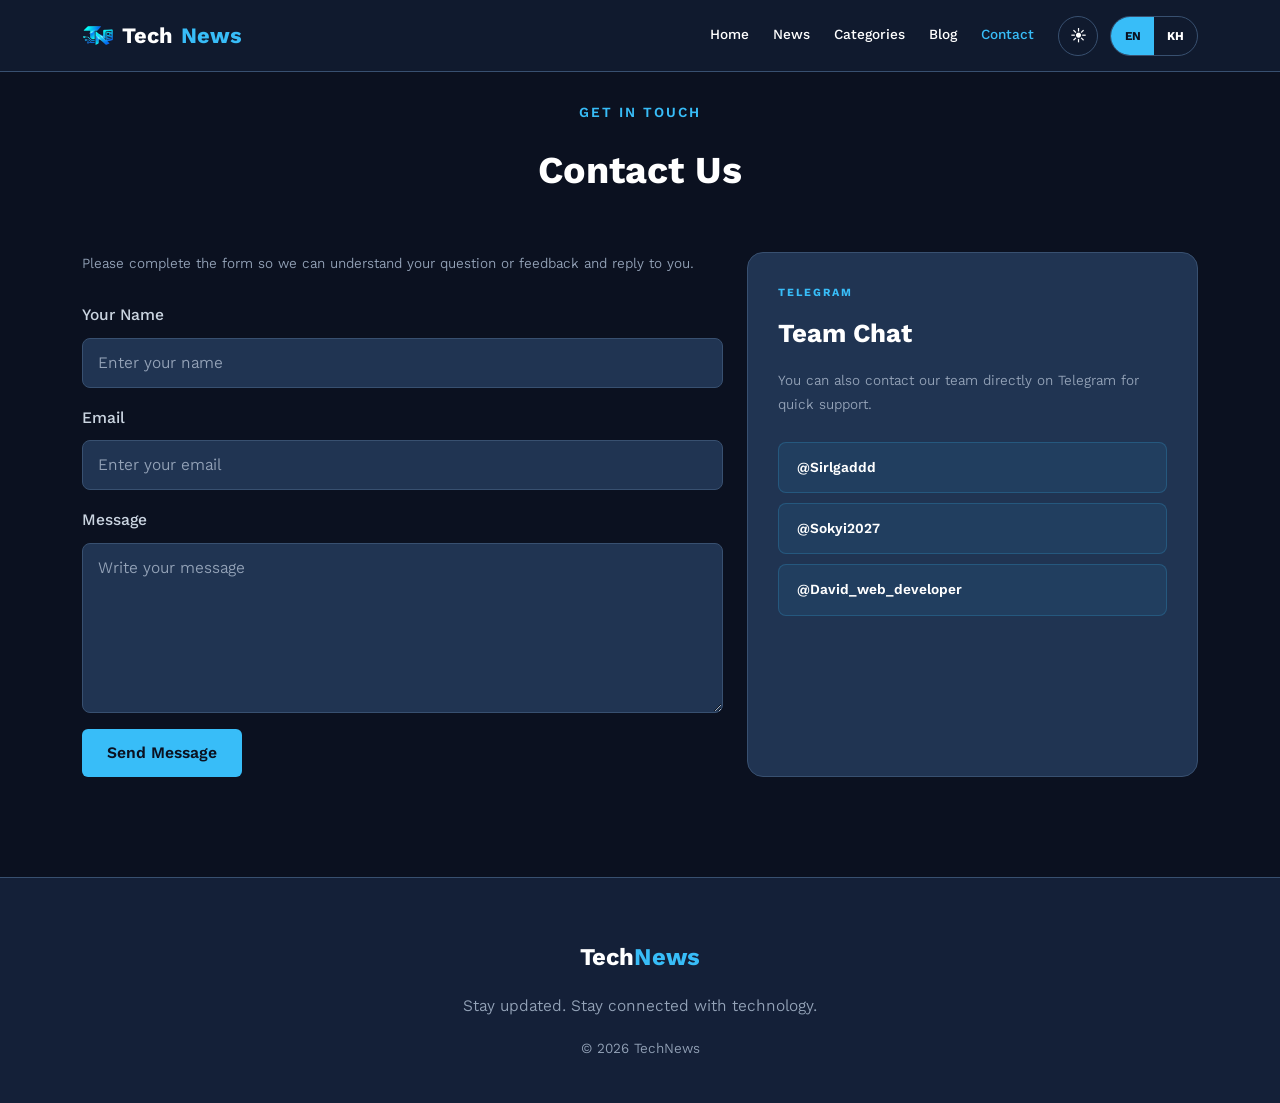
<file: contact-page.html>
<!DOCTYPE html>
<html lang="en">

<head>
    <meta charset="UTF-8">
    <meta name="viewport" content="width=device-width, initial-scale=1.0">
    <title>TechNews - Contact</title>
    <link href="https://cdn.jsdelivr.net/npm/bootstrap@5.3.3/dist/css/bootstrap.min.css" rel="stylesheet">
    <link rel="preconnect" href="https://fonts.googleapis.com">
    <link rel="preconnect" href="https://fonts.gstatic.com" crossorigin>
    <link
        href="https://fonts.googleapis.com/css2?family=Inter:wght@400;500;600;700&family=Poppins:wght@300;400;500;600;700&family=Kantumruy+Pro:wght@400;500;600;700&display=swap"
        rel="stylesheet">
    <link rel="stylesheet" href="css/style.css">
</head>

<body>
    <script>
        (function () {
            try {
                if (localStorage.getItem("techpulse-theme") !== "light") {
                    document.body.classList.add("dark-mode");
                }
                var lang = localStorage.getItem("techpulse-lang") || "en";
                document.documentElement.lang = lang === "kh" ? "km" : "en";
                document.addEventListener("DOMContentLoaded", function () {
                    document.querySelectorAll("[data-en]").forEach(function (el) {
                        var t = lang === "kh" ? el.getAttribute("data-kh") : el.getAttribute("data-en");
                        if (t) el.textContent = t;
                    });
                    document.querySelectorAll(".lang-btn").forEach(function (btn) {
                        btn.classList.toggle("active", btn.getAttribute("data-lang") === lang);
                    });
                });
            } catch (e) {}
        })();
    </script>

    <header>
        <nav class="navbar navbar-expand-lg navbar-dark fixed-top">
            <div class="container">
                <a class="navbar-brand" href="index.html"><img class="site-logo" src="img/logo.png" alt="">Tech<span>News</span></a>
                <button class="navbar-toggler" type="button" data-bs-toggle="collapse" data-bs-target="#navbarNav">
                    <span class="navbar-toggler-icon"></span>
                </button>
                <div class="collapse navbar-collapse" id="navbarNav">
                    <ul class="navbar-nav ms-auto">
                        <li class="nav-item"><a class="nav-link" data-page="index" href="index.html"><span data-en="Home" data-kh="ទំព័រដើម">Home</span></a></li>
                        <li class="nav-item"><a class="nav-link" data-page="news" href="news-page.html"><span data-en="News" data-kh="ព័ត៌មាន">News</span></a></li>
                        <li class="nav-item"><a class="nav-link" data-page="categories" href="categories-page.html"><span data-en="Categories" data-kh="ប្រភេទ">Categories</span></a></li>
                        <li class="nav-item"><a class="nav-link" data-page="blog" href="blog.html"><span data-en="Blog" data-kh="ប្លុក">Blog</span></a></li>
                        <li class="nav-item"><a class="nav-link" data-page="contact" href="contact-page.html"><span data-en="Contact" data-kh="ទំនាក់ទំនង">Contact</span></a></li>
                    </ul>
                    <button id="darkModeBtn" class="btn btn-outline-light ms-lg-3">🌙</button>
                    <div class="lang-toggle ms-lg-2" id="langToggle" role="group">
                        <button type="button" class="lang-btn" data-lang="en">EN</button>
                        <button type="button" class="lang-btn" data-lang="kh">KH</button>
                    </div>
                </div>
            </div>
        </nav>
    </header>

    <main>
        <section class="section page-section">
            <div class="container">
                <div class="section-title text-center">
                    <p data-en="GET IN TOUCH" data-kh="ទាក់ទងយើង">GET IN TOUCH</p>
                    <h2 data-en="Contact Us" data-kh="ទំនាក់ទំនងយើង">Contact Us</h2>
                </div>

                <div class="row g-4 justify-content-center">
                    <!-- Contact Form -->
                    <div class="col-lg-7">
                        <p class="team-desc"
                            data-en="Please complete the form so we can understand your question or feedback and reply to you."
                            data-kh="សូមបំពេញទម្រង់នេះ ដើម្បីឱ្យយើងយល់ពីសំណួរ ឬមតិយោបល់របស់អ្នក ហើយអាចឆ្លើយតបវិញបាន។">
                            Please complete the form so we can understand your question or feedback and reply to you.</p>

                        <form id="contactForm">
                            <input type="hidden" name="access_key" value="95629d4b-df34-4a96-8a96-10acbb3a8294">
                            <input type="hidden" name="subject" value="New TechNews contact message">
                            <input type="hidden" name="from_name" value="TechNews">
                            <input type="hidden" name="redirect" value="thank-you.html">

                            <div class="mb-3">
                                <label for="contactName" class="form-label" data-en="Your Name" data-kh="ឈ្មោះរបស់អ្នក">Your Name</label>
                                <input type="text" id="contactName" name="name" class="form-control" placeholder="Enter your name"
                                    data-en-placeholder="Enter your name" data-kh-placeholder="បញ្ចូលឈ្មោះរបស់អ្នក" required>
                            </div>
                            <div class="mb-3">
                                <label for="contactEmail" class="form-label" data-en="Email" data-kh="អ៊ីមែល">Email</label>
                                <input type="email" id="contactEmail" name="email" class="form-control" placeholder="Enter your email"
                                    data-en-placeholder="Enter your email" data-kh-placeholder="បញ្ចូលអ៊ីមែលរបស់អ្នក" required>
                            </div>
                            <div class="mb-3">
                                <label for="contactMessage" class="form-label" data-en="Message" data-kh="សារ">Message</label>
                                <textarea id="contactMessage" name="message" class="form-control" rows="6" placeholder="Write your message"
                                    data-en-placeholder="Write your message" data-kh-placeholder="សរសេរសាររបស់អ្នក" required></textarea>
                            </div>
                            <button type="submit" class="btn btn-primary" data-en="Send Message" data-kh="ផ្ញើសារ">Send Message</button>
                        </form>
                    </div>

                    <!-- Team Chat (Telegram) -->
                    <div class="col-lg-5">
                        <div class="team-chat-box">
                            <p class="team-label" data-en="TELEGRAM" data-kh="តេឡេក្រាម">TELEGRAM</p>
                            <h3 class="team-title" data-en="Team Chat" data-kh="ការជជែករបស់ក្រុម">Team Chat</h3>
                            <p class="team-desc"
                                data-en="You can also contact our team directly on Telegram for quick support."
                                data-kh="អ្នកក៏អាចទាក់ទងក្រុមរបស់យើងដោយផ្ទាល់តាម Telegram សម្រាប់ការគាំទ្ររហ័ស។">
                                You can also contact our team directly on Telegram for quick support.</p>
                            <a href="https://t.me/Sirlgaddd" target="_blank" class="telegram-user">@Sirlgaddd</a>
                            <a href="https://t.me/Sokyi2027" target="_blank" class="telegram-user">@Sokyi2027</a>
                            <a href="https://t.me/David_web_developer" target="_blank" class="telegram-user">@David_web_developer</a>
                        </div>
                    </div>
                </div>
            </div>
        </section>
    </main>

    <footer>
        <div class="container text-center">
            <h3 class="footer-logo">Tech<span>News</span></h3>
            <p data-en="Stay updated. Stay connected with technology."
                data-kh="ទទួលព័ត៌មានថ្មីៗ។ ភ្ជាប់ទំនាក់ទំនងជាមួយបច្ចេកវិទ្យា។">Stay updated. Stay connected with technology.</p>
            <p class="copyright" data-en="© 2026 TechNews" data-kh="© 2026 TechNews">© 2026 TechNews</p>
        </div>
    </footer>

    <script src="https://cdn.jsdelivr.net/npm/bootstrap@5.3.3/dist/js/bootstrap.bundle.min.js"></script>
    <script src="JS/script.js"></script>
</body>

</html>
</file>
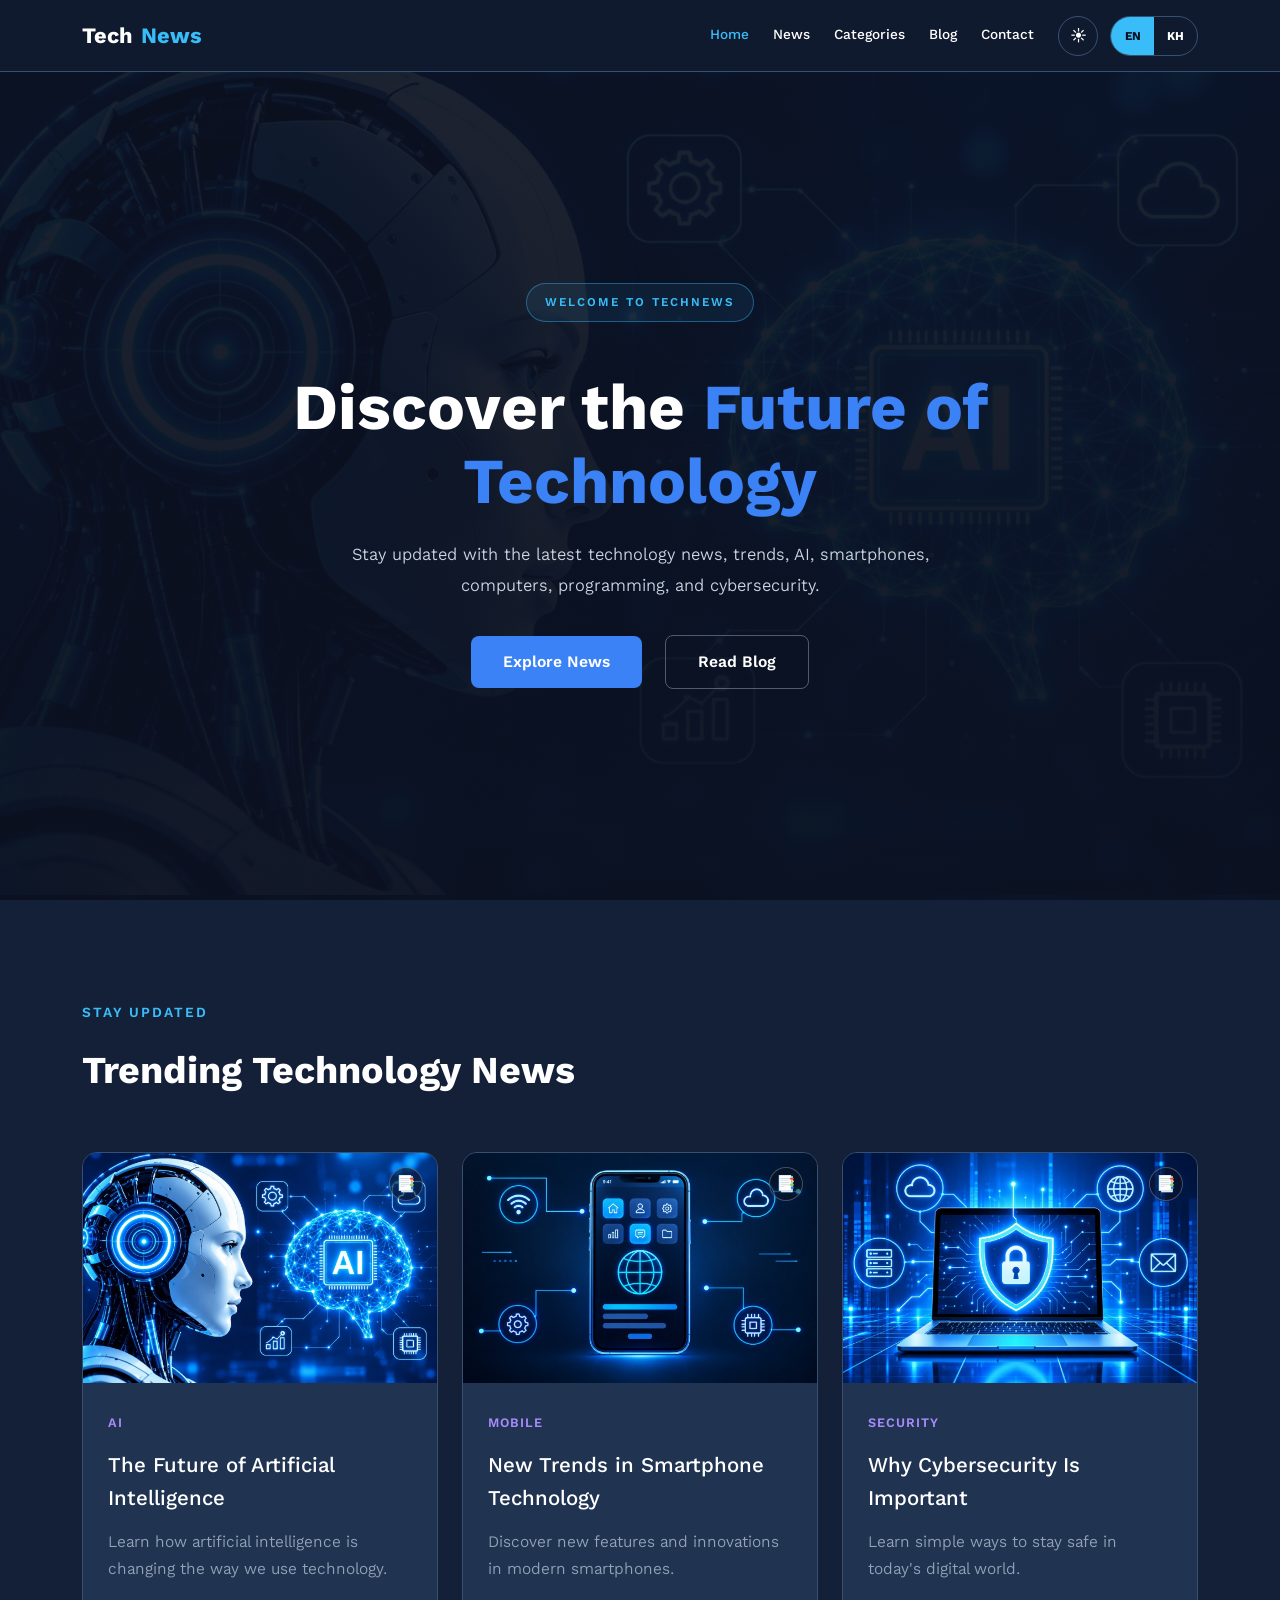
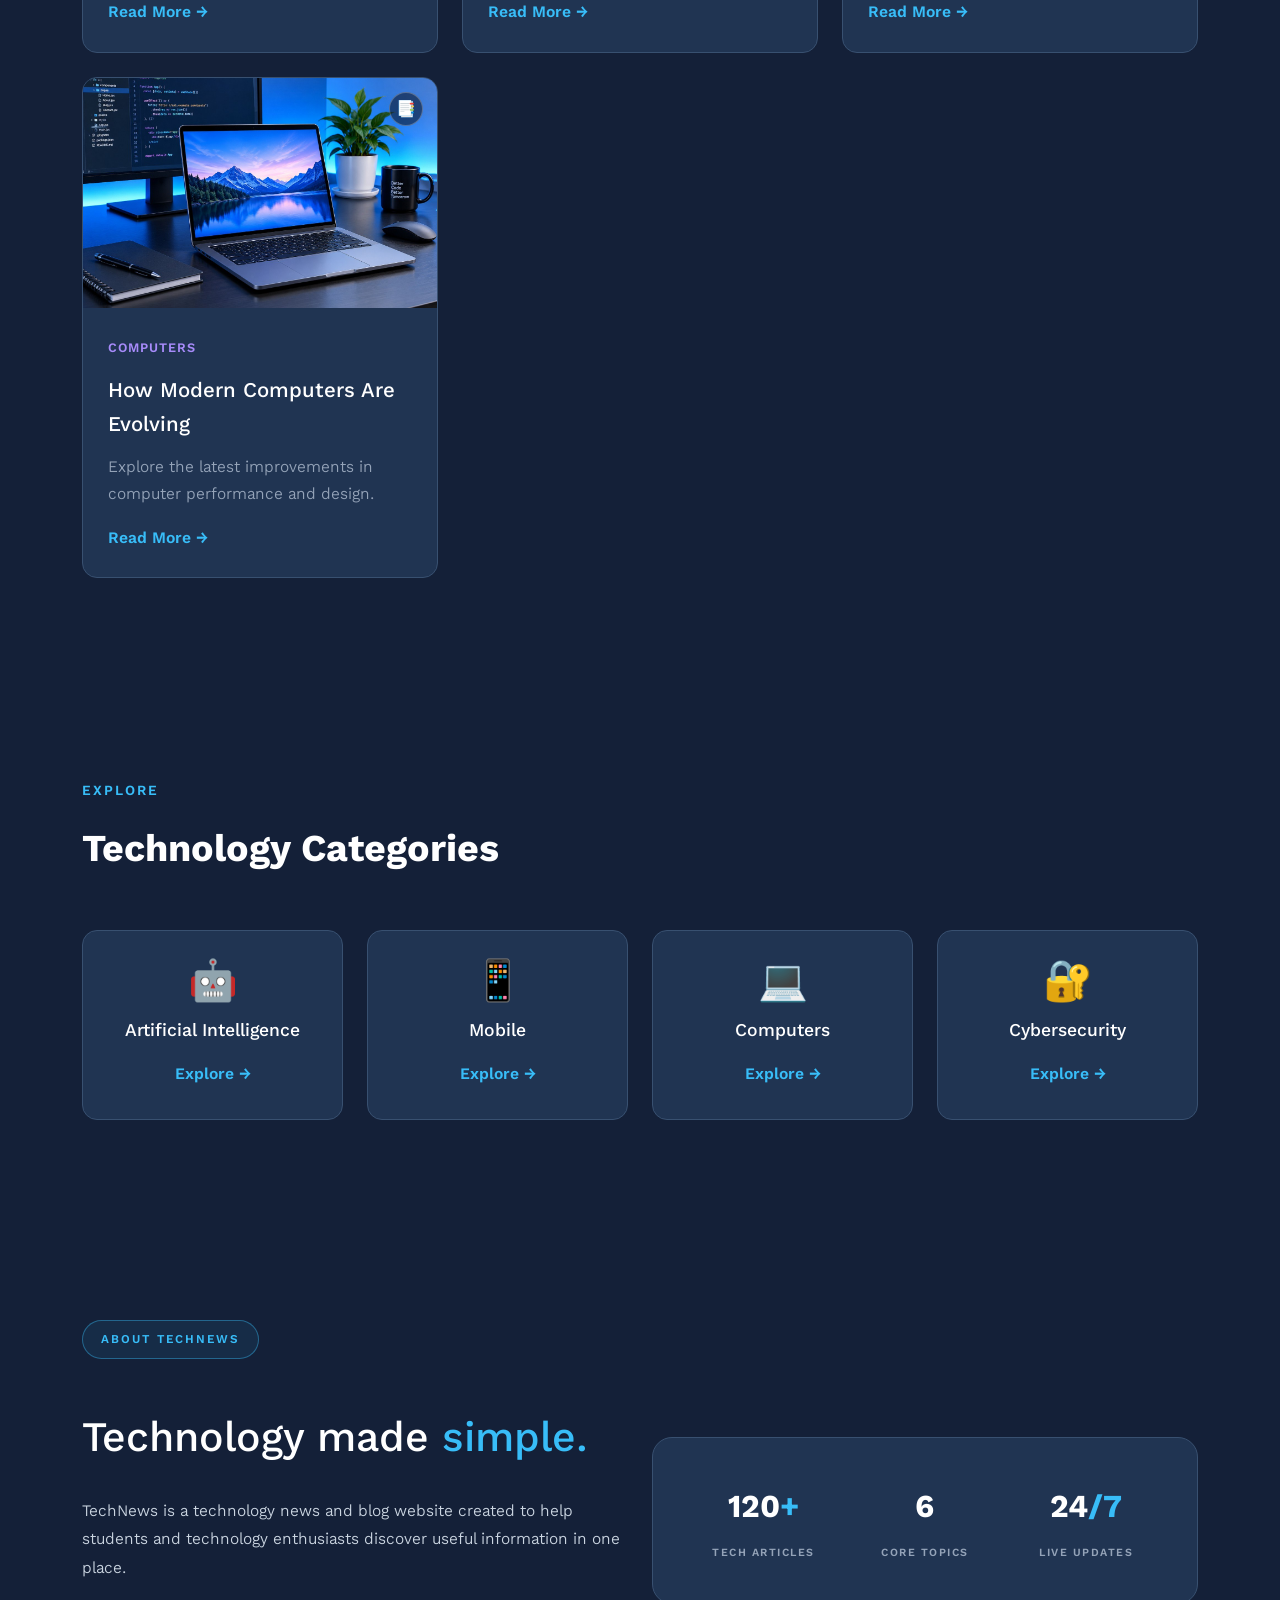
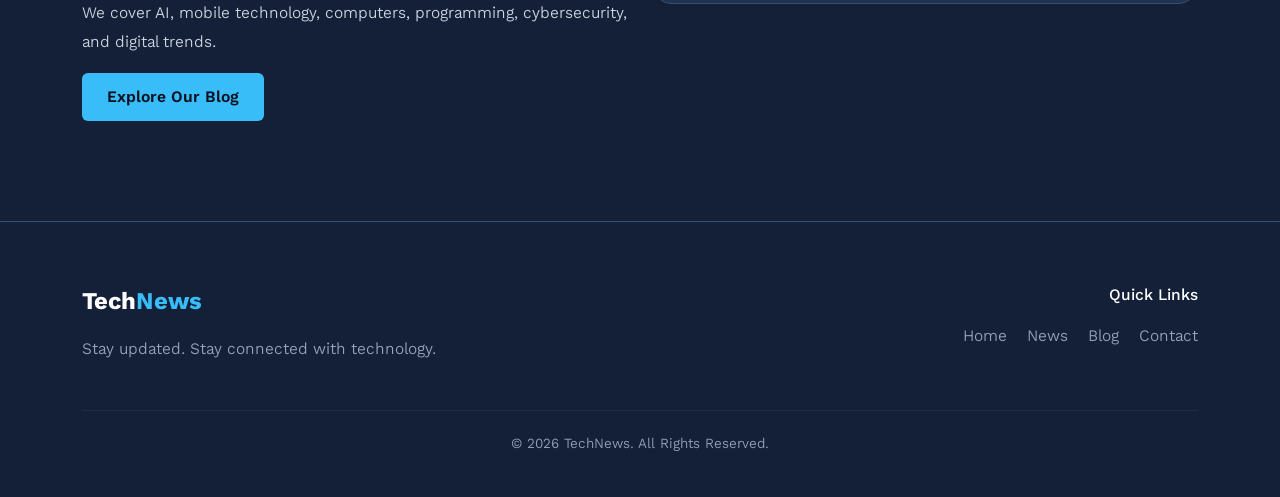
<file: home page.html>
<!DOCTYPE html>
<html lang="en">

<head>
    <meta charset="UTF-8">
    <meta name="viewport" content="width=device-width, initial-scale=1.0">
    <title>TechNews - Technology News & Blog</title>
    <link href="https://cdn.jsdelivr.net/npm/bootstrap@5.3.3/dist/css/bootstrap.min.css" rel="stylesheet">
    <link rel="preconnect" href="https://fonts.googleapis.com">
    <link rel="preconnect" href="https://fonts.gstatic.com" crossorigin>
    <link href="https://fonts.googleapis.com/css2?family=Inter:wght@400;500;600;700&family=Poppins:wght@300;400;500;600;700&family=Kantumruy+Pro:wght@400;500;600;700&display=swap" rel="stylesheet">
    <link rel="stylesheet" href="css/style.css">
</head>

<body>
    <script>
        (function () {
            try {
                if (localStorage.getItem("techpulse-theme") !== "light") {
                    document.body.classList.add("dark-mode");
                }
                var lang = localStorage.getItem("techpulse-lang") || "en";
                document.documentElement.lang = lang === "kh" ? "km" : "en";
                document.addEventListener("DOMContentLoaded", function () {
                    document.querySelectorAll("[data-en]").forEach(function (el) {
                        var t = lang === "kh" ? el.getAttribute("data-kh") : el.getAttribute("data-en");
                        if (t) el.textContent = t;
                    });
                    document.querySelectorAll(".lang-btn").forEach(function (btn) {
                        btn.classList.toggle("active", btn.getAttribute("data-lang") === lang);
                    });
                });
            } catch (e) {}
        })();
    </script>

    <header>
        <nav class="navbar navbar-expand-lg navbar-dark fixed-top">
            <div class="container">
                <a class="navbar-brand" href="home%20page.html">Tech<span>News</span></a>
                <button class="navbar-toggler" type="button" data-bs-toggle="collapse" data-bs-target="#navbarNav">
                    <span class="navbar-toggler-icon"></span>
                </button>
                <div class="collapse navbar-collapse" id="navbarNav">
                    <ul class="navbar-nav ms-auto">
                        <li class="nav-item"><a class="nav-link" data-page="index" href="home%20page.html"><span data-en="Home" data-kh="ទំព័រដើម">Home</span></a></li>
                        <li class="nav-item"><a class="nav-link" data-page="news" href="news-page.html"><span data-en="News" data-kh="ព័ត៌មាន">News</span></a></li>
                        <li class="nav-item"><a class="nav-link" data-page="categories" href="categories-page.html"><span data-en="Categories" data-kh="ប្រភេទ">Categories</span></a></li>
                        <li class="nav-item"><a class="nav-link" data-page="blog" href="blog.html"><span data-en="Blog" data-kh="ប្លុក">Blog</span></a></li>
                        <li class="nav-item"><a class="nav-link" data-page="contact" href="contact-page.html"><span data-en="Contact" data-kh="ទំនាក់ទំនង">Contact</span></a></li>
                    </ul>
                    <button id="darkModeBtn" class="btn btn-outline-light ms-lg-3">🌙</button>
                    <div class="lang-toggle ms-lg-2" id="langToggle" role="group">
                        <button type="button" class="lang-btn" data-lang="en">EN</button>
                        <button type="button" class="lang-btn" data-lang="kh">KH</button>
                    </div>
                </div>
            </div>
        </nav>
    </header>

    <main>
        <section class="hero">
            <div class="container">
                <div class="row justify-content-center">
                    <div class="col-lg-8 text-center">
                        <p class="hero-small" data-en="WELCOME TO TECHNEWS" data-kh="សូមស្វាគមន៍មកកាន់ TECHNEWS">WELCOME TO TECHNEWS</p>
                        <h1>
                            <span data-en="Discover the" data-kh="ស្វែងយល់ពី">Discover the</span>
                            <span data-en="Future of Technology" data-kh="អនាគតបច្ចេកវិទ្យា">Future of Technology</span>
                        </h1>
                        <p class="hero-text"
                            data-en="Stay updated with the latest technology news, trends, AI, smartphones, computers, programming, and cybersecurity."
                            data-kh="ទទួលបានព័ត៌មានថ្មីៗអំពីបច្ចេកវិទ្យា និន្នាការ AI ទូរស័ព្ទ កុំព្យូទ័រ ការសរសេរកម្មវិធី និងសន្តិសុខអនឡាញ។">
                            Stay updated with the latest technology news, trends, AI, smartphones, computers, programming, and cybersecurity.</p>
                        <a href="news-page.html" class="btn btn-primary" data-en="Explore News" data-kh="ស្វែងយល់ព័ត៌មាន">Explore News →</a>
                        <a href="blog.html" class="btn btn-outline-light ms-2" data-en="Read Blog" data-kh="អានប្លុក">Read Blog</a>
                    </div>
                </div>
            </div>
        </section>

        <section class="section">
            <div class="container">
                <div class="section-title">
                    <p data-en="STAY UPDATED" data-kh="ព័ត៌មានថ្មីៗ">STAY UPDATED</p>
                    <h2 data-en="Trending Technology News" data-kh="ព័ត៌មានបច្ចេកវិទ្យាកំពុងពេញនិយម">Trending Technology News</h2>
                </div>
                <div class="row g-4">
                    <div class="col-md-6 col-lg-4">
                        <article class="news-card" data-href="article.html?id=ai">
                            <button class="bookmark-btn" data-id="home-ai" aria-label="Add bookmark">📑</button>
                            <img src="img/ai.png" alt="AI">
                            <div class="card-content">
                                <span class="category" data-en="AI" data-kh="AI">AI</span>
                                <h3 data-en="The Future of Artificial Intelligence" data-kh="អនាគតនៃបញ្ញាសិប្បនិម្មិត">The Future of Artificial Intelligence</h3>
                                <p data-en="Learn how artificial intelligence is changing the way we use technology." data-kh="ស្វែងយល់ពីរបៀបដែលបញ្ញាសិប្បនិម្មិតកំពុងផ្លាស់ប្តូរបច្ចេកវិទ្យា។">Learn how artificial intelligence is changing the way we use technology.</p>
                                <a href="article.html?id=ai" data-en="Read More →" data-kh="អានបន្ថែម →">Read More →</a>
                            </div>
                        </article>
                    </div>
                    <div class="col-md-6 col-lg-4">
                        <article class="news-card" data-href="article.html?id=mobile">
                            <button class="bookmark-btn" data-id="home-mobile" aria-label="Add bookmark">📑</button>
                            <img src="img/smartphone.png" alt="Mobile">
                            <div class="card-content">
                                <span class="category" data-en="Mobile" data-kh="ទូរស័ព្ទ">Mobile</span>
                                <h3 data-en="New Trends in Smartphone Technology" data-kh="និន្នាការថ្មីក្នុងបច្ចេកវិទ្យាទូរស័ព្ទ">New Trends in Smartphone Technology</h3>
                                <p data-en="Discover new features and innovations in modern smartphones." data-kh="ស្វែងយល់ពីមុខងារថ្មីៗ និងការច្នៃប្រឌិតក្នុងទូរស័ព្ទទំនើប។">Discover new features and innovations in modern smartphones.</p>
                                <a href="article.html?id=mobile" data-en="Read More →" data-kh="អានបន្ថែម →">Read More →</a>
                            </div>
                        </article>
                    </div>
                    <div class="col-md-6 col-lg-4">
                        <article class="news-card" data-href="article.html?id=security">
                            <button class="bookmark-btn" data-id="home-security" aria-label="Add bookmark">📑</button>
                            <img src="img/cybersecurity.png" alt="Security">
                            <div class="card-content">
                                <span class="category" data-en="Security" data-kh="សន្តិសុខ">Security</span>
                                <h3 data-en="Why Cybersecurity Is Important" data-kh="ហេតុអ្វីបានជាសន្តិសុខអនឡាញសំខាន់">Why Cybersecurity Is Important</h3>
                                <p data-en="Learn simple ways to stay safe in today's digital world." data-kh="ស្វែងយល់ពីវិធីសាមញ្ញក្នុងការការពារខ្លួនក្នុងពិភពឌីជីថល។">Learn simple ways to stay safe in today's digital world.</p>
                                <a href="article.html?id=security" data-en="Read More →" data-kh="អានបន្ថែម →">Read More →</a>
                            </div>
                        </article>
                    </div>
                    <div class="col-md-6 col-lg-4">
                        <article class="news-card" data-href="article.html?id=computers">
                            <button class="bookmark-btn" data-id="home-dev" aria-label="Add bookmark">📑</button>
                            <img src="img/laptop.png" alt="Computers">
                            <div class="card-content">
                                <span class="category" data-en="Computers" data-kh="កុំព្យូទ័រ">Computers</span>
                                <h3 data-en="How Modern Computers Are Evolving" data-kh="របៀបដែលកុំព្យូទ័រទំនើបកំពុងវិវត្ត">How Modern Computers Are Evolving</h3>
                                <p data-en="Explore the latest improvements in computer performance and design." data-kh="ស្វែងយល់ពីភាពប្រសើរឡើងថ្មីៗក្នុងការអនុវត្ត និងការរចនាកុំព្យូទ័រ។">Explore the latest improvements in computer performance and design.</p>
                                <a href="article.html?id=computers" data-en="Read More →" data-kh="អានបន្ថែម →">Read More →</a>
                            </div>
                        </article>
                    </div>
                </div>
            </div>
        </section>

        <section class="categories-section">
            <div class="container">
                <div class="section-title">
                    <p data-en="EXPLORE" data-kh="ស្វែងយល់">EXPLORE</p>
                    <h2 data-en="Technology Categories" data-kh="ប្រភេទបច្ចេកវិទ្យា">Technology Categories</h2>
                </div>
                <div class="row g-4">
                    <div class="col-6 col-lg-3">
                        <div class="category-box">
                            <div class="category-icon">🤖</div>
                            <h3 data-en="Artificial Intelligence" data-kh="បញ្ញាសិប្បនិម្មិត">Artificial Intelligence</h3>
                            <a href="categories-page.html" data-en="Explore →" data-kh="ស្វែងយល់ →">Explore →</a>
                        </div>
                    </div>
                    <div class="col-6 col-lg-3">
                        <div class="category-box">
                            <div class="category-icon">📱</div>
                            <h3 data-en="Mobile" data-kh="ទូរស័ព្ទ">Mobile</h3>
                            <a href="categories-page.html" data-en="Explore →" data-kh="ស្វែងយល់ →">Explore →</a>
                        </div>
                    </div>
                    <div class="col-6 col-lg-3">
                        <div class="category-box">
                            <div class="category-icon">💻</div>
                            <h3 data-en="Computers" data-kh="កុំព្យូទ័រ">Computers</h3>
                            <a href="categories-page.html" data-en="Explore →" data-kh="ស្វែងយល់ →">Explore →</a>
                        </div>
                    </div>
                    <div class="col-6 col-lg-3">
                        <div class="category-box">
                            <div class="category-icon">🔐</div>
                            <h3 data-en="Cybersecurity" data-kh="សន្តិសុខអនឡាញ">Cybersecurity</h3>
                            <a href="categories-page.html" data-en="Explore →" data-kh="ស្វែងយល់ →">Explore →</a>
                        </div>
                    </div>
                </div>
            </div>
        </section>

        <section class="section">
            <div class="container">
                <div class="row align-items-center">
                    <div class="col-lg-6">
                        <p class="hero-small" data-en="ABOUT TECHNEWS" data-kh="អំពី TECHNEWS">ABOUT TECHNEWS</p>
                        <h2 class="about-title">
                            <span data-en="Technology made" data-kh="បច្ចេកវិទ្យា">Technology made</span>
                            <span data-en="simple." data-kh="សាមញ្ញ។">simple.</span>
                        </h2>
                        <p data-en="TechNews is a technology news and blog website created to help students and technology enthusiasts discover useful information in one place." data-kh="TechNews គឺជាវែបសាយព័ត៌មាន និងប្លុកបច្ចេកវិទ្យា បង្កើតឡើងដើម្បីជួយសិស្ស និងអ្នកចូលចិត្តបច្ចេកវិទ្យារកឃើញព័ត៌មានមានប្រយោជន៍នៅកន្លែងតែមួយ។">
                            TechNews is a technology news and blog website created to help students and technology enthusiasts discover useful information in one place.</p>
                        <p data-en="We cover AI, mobile technology, computers, programming, cybersecurity, and digital trends." data-kh="យើងគ្របដណ្តប់លើ AI បច្ចេកវិទ្យាទូរស័ព្ទ កុំព្យូទ័រ ការសរសេរកម្មវិធី សន្តិសុខអនឡាញ និងនិន្នាការឌីជីថល។">
                            We cover AI, mobile technology, computers, programming, cybersecurity, and digital trends.</p>
                        <a href="blog.html" class="btn btn-primary" data-en="Explore Our Blog" data-kh="ស្វែងយល់ប្លុករបស់យើង">Explore Our Blog</a>
                    </div>
                    <div class="col-lg-6">
                        <div class="about-box">
                            <div>
                                <strong>120<span>+</span></strong>
                                <p data-en="TECH ARTICLES" data-kh="អត្ថបទបច្ចេកវិទ្យា">TECH ARTICLES</p>
                            </div>
                            <div>
                                <strong>6</strong>
                                <p data-en="CORE TOPICS" data-kh="ប្រធានបទស្នូល">CORE TOPICS</p>
                            </div>
                            <div>
                                <strong>24<span>/7</span></strong>
                                <p data-en="LIVE UPDATES" data-kh="ព័ត៌មានផ្ទាល់">LIVE UPDATES</p>
                            </div>
                        </div>
                    </div>
                </div>
            </div>
        </section>
    </main>

    <footer>
        <div class="container">
            <div class="row">
                <div class="col-md-6">
                    <h3 class="footer-logo">Tech<span>News</span></h3>
                    <p data-en="Stay updated. Stay connected with technology." data-kh="ទទួលព័ត៌មានថ្មីៗ។ ភ្ជាប់ទំនាក់ទំនងជាមួយបច្ចេកវិទ្យា។">Stay updated. Stay connected with technology.</p>
                </div>
                <div class="col-md-6 text-md-end">
                    <h5 data-en="Quick Links" data-kh="តំណភ្ជាប់រហ័ស">Quick Links</h5>
                    <a href="home%20page.html" data-en="Home" data-kh="ទំព័រដើម">Home</a>
                    <a href="news-page.html" data-en="News" data-kh="ព័ត៌មាន">News</a>
                    <a href="blog.html" data-en="Blog" data-kh="ប្លុក">Blog</a>
                    <a href="contact-page.html" data-en="Contact" data-kh="ទំនាក់ទំនង">Contact</a>
                </div>
            </div>
            <hr>
            <p class="copyright" data-en="© 2026 TechNews. All Rights Reserved." data-kh="© 2026 TechNews។ រក្សាសិទ្ធិគ្រប់យ៉ាង។">© 2026 TechNews. All Rights Reserved.</p>
        </div>
    </footer>

    <script src="https://cdn.jsdelivr.net/npm/bootstrap@5.3.3/dist/js/bootstrap.bundle.min.js"></script>
    <script src="JS/script.js"></script>
</body>

</html>
</file>
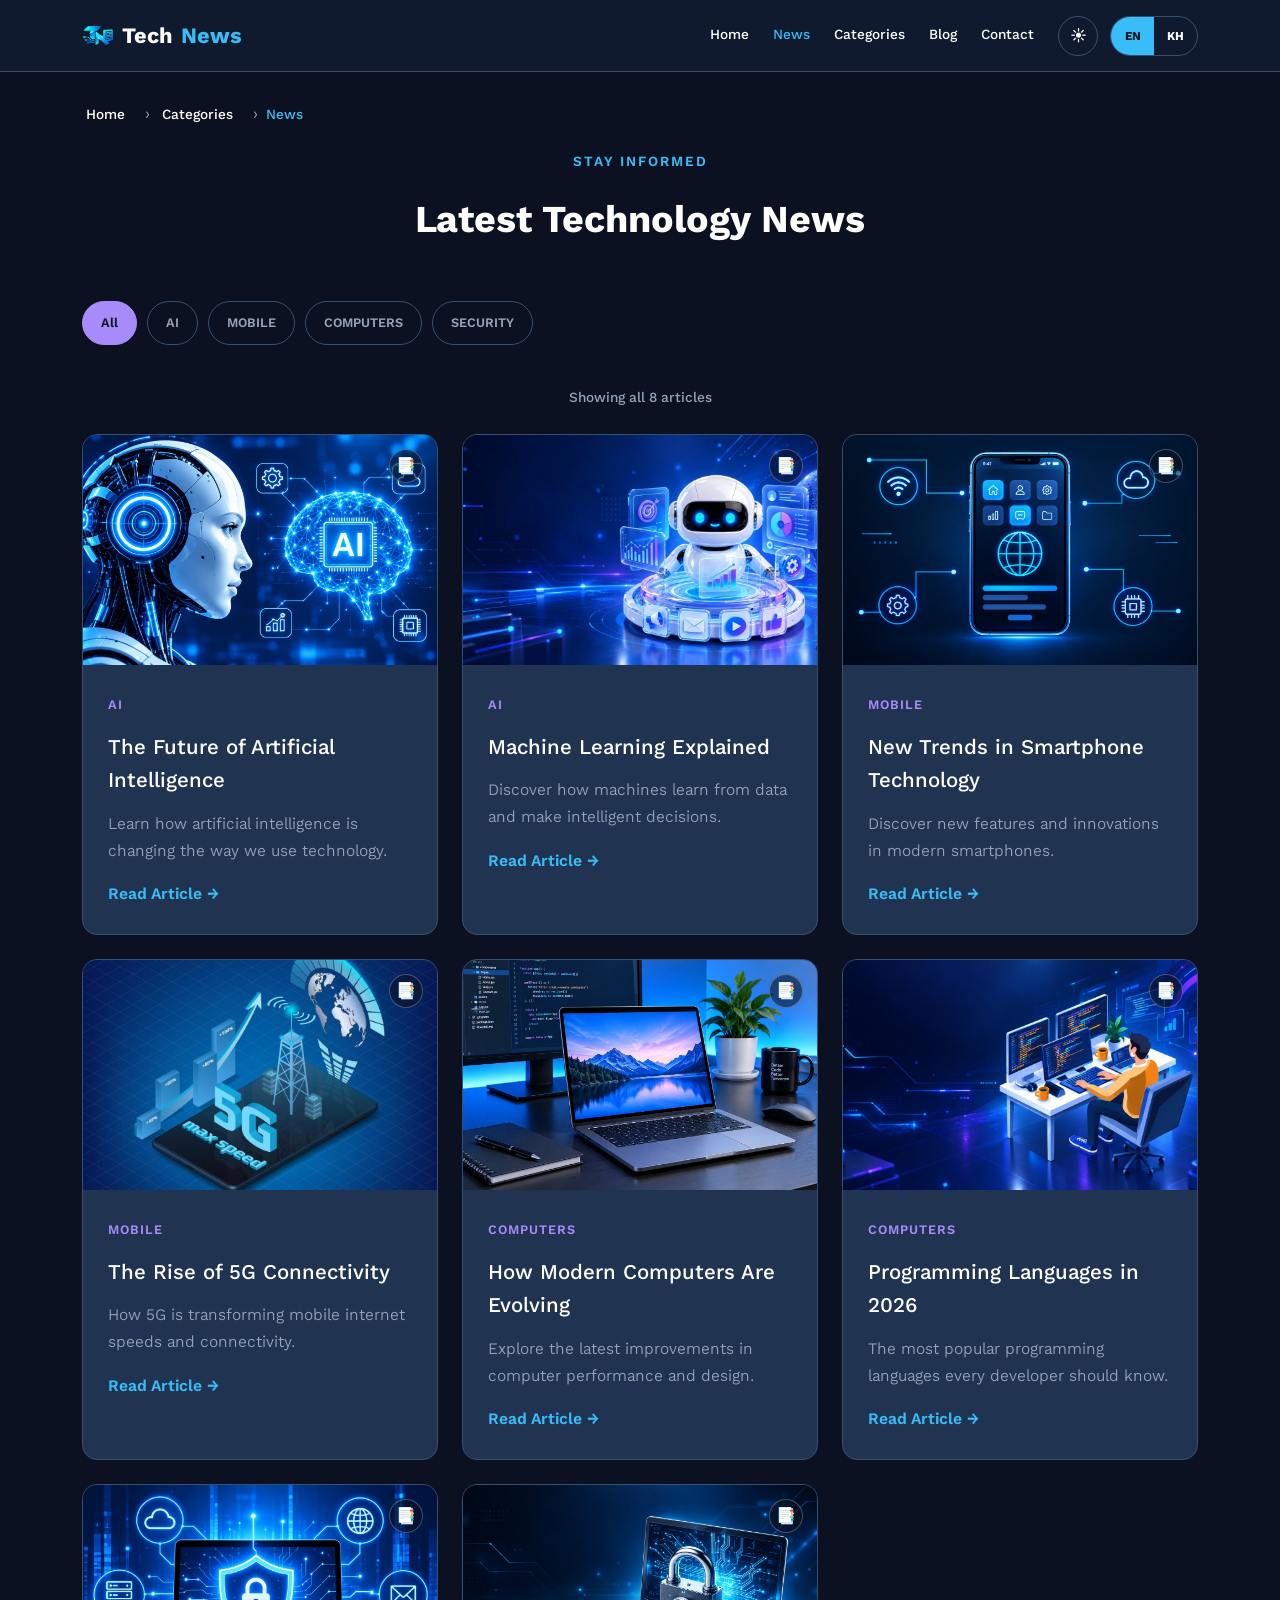
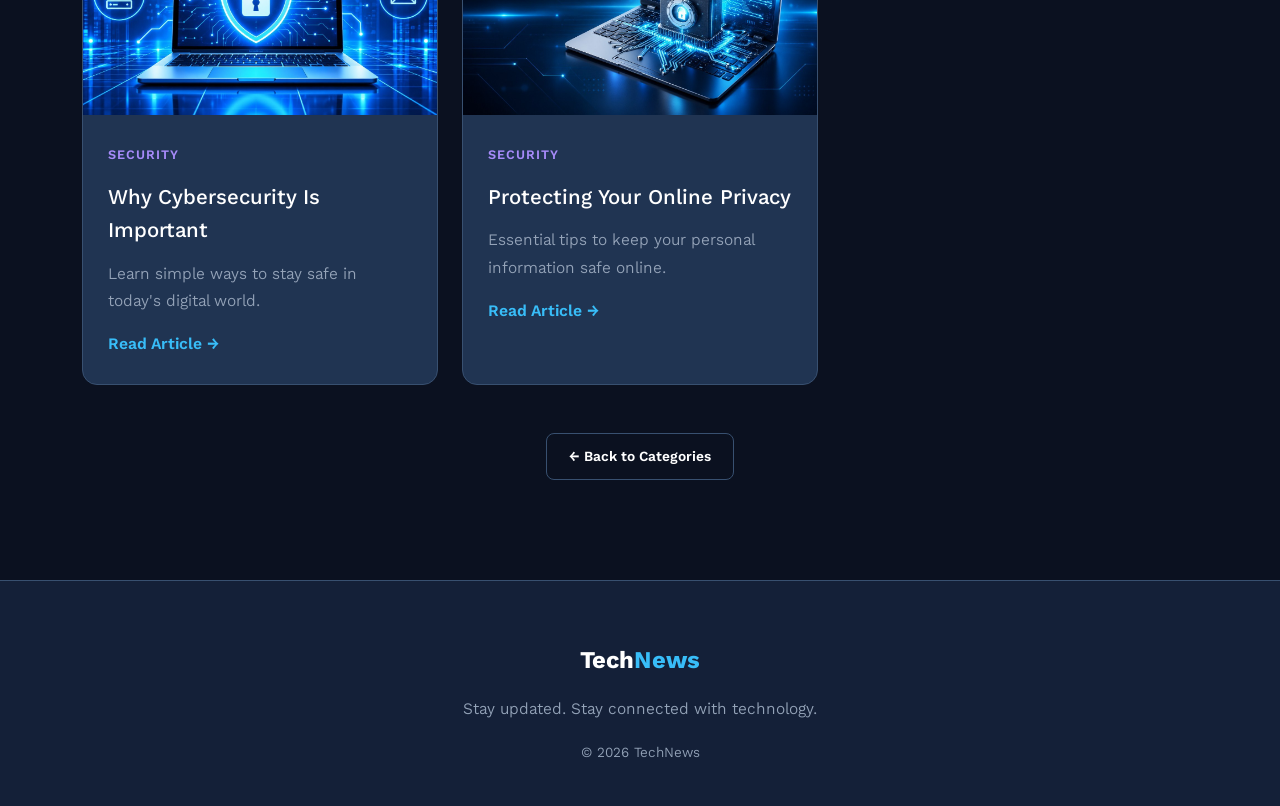
<file: news-page.html>
<!DOCTYPE html>
<html lang="en">

<head>
    <meta charset="UTF-8">
    <meta name="viewport" content="width=device-width, initial-scale=1.0">
    <title>TechNews - Latest News</title>

    <link href="https://cdn.jsdelivr.net/npm/bootstrap@5.3.3/dist/css/bootstrap.min.css" rel="stylesheet">

    <link rel="preconnect" href="https://fonts.googleapis.com">
    <link rel="preconnect" href="https://fonts.gstatic.com" crossorigin>
    <link
        href="https://fonts.googleapis.com/css2?family=Inter:wght@400;500;600;700&family=Poppins:wght@300;400;500;600;700&family=Kantumruy+Pro:wght@400;500;600;700&display=swap"
        rel="stylesheet">

    <link rel="stylesheet" href="css/style.css">
</head>

<body>
    <script>
        (function () {
            try {
                if (localStorage.getItem("techpulse-theme") !== "light") {
                    document.body.classList.add("dark-mode");
                }
                var lang = localStorage.getItem("techpulse-lang") || "en";
                document.documentElement.lang = lang === "kh" ? "km" : "en";
                document.addEventListener("DOMContentLoaded", function () {
                    document.querySelectorAll("[data-en]").forEach(function (el) {
                        var t = lang === "kh" ? el.getAttribute("data-kh") : el.getAttribute("data-en");
                        if (t) el.textContent = t;
                    });
                    document.querySelectorAll(".lang-btn").forEach(function (btn) {
                        btn.classList.toggle("active", btn.getAttribute("data-lang") === lang);
                    });
                });
            } catch (e) {}
        })();
    </script>
<header>
        <nav class="navbar navbar-expand-lg navbar-dark fixed-top">
            <div class="container">
                <a class="navbar-brand" href="index.html"><img class="site-logo" src="img/logo.png" alt="" loading="lazy">Tech<span>News</span></a>
                <button class="navbar-toggler" type="button" data-bs-toggle="collapse" data-bs-target="#navbarNav">
                    <span class="navbar-toggler-icon"></span>
                </button>
                <div class="collapse navbar-collapse" id="navbarNav">
                    <ul class="navbar-nav ms-auto">
                        <li class="nav-item"><a class="nav-link" data-page="index" href="index.html"><span
                                    data-en="Home" data-kh="ទំព័រដើម">Home</span></a></li>
                        <li class="nav-item"><a class="nav-link" data-page="news" href="news-page.html"><span data-en="News"
                                    data-kh="ព័ត៌មាន">News</span></a></li>
                        <li class="nav-item"><a class="nav-link" data-page="categories" href="categories-page.html"><span
                                    data-en="Categories" data-kh="ប្រភេទ">Categories</span></a></li>
                        <li class="nav-item"><a class="nav-link" data-page="blog" href="blog.html"><span data-en="Blog"
                                    data-kh="ប្លុក">Blog</span></a></li>
                        <li class="nav-item"><a class="nav-link" data-page="contact" href="contact-page.html"><span
                                    data-en="Contact" data-kh="ទំនាក់ទំនង">Contact</span></a></li>
                    </ul>
                    <button id="darkModeBtn" class="btn btn-outline-light ms-lg-3">🌙</button>
                    <div class="lang-toggle ms-lg-2" id="langToggle" role="group">
                        <button type="button" class="lang-btn" data-lang="en">EN</button>
                        <button type="button" class="lang-btn" data-lang="kh">KH</button>
                    </div>
                </div>
            </div>
        </nav>
    </header>

    <main>
        <section class="section page-section">
            <div class="container">

                <nav aria-label="breadcrumb" class="mb-3">
                    <ol class="breadcrumb">
                        <li class="breadcrumb-item"><a href="index.html" data-en="Home" data-kh="ទំព័រដើម">Home</a></li>
                        <li class="breadcrumb-item"><a href="categories-page.html" data-en="Categories" data-kh="ប្រភេទ">Categories</a></li>
                        <li class="breadcrumb-item active" id="breadcrumbCategory" data-en="News" data-kh="ព័ត៌មាន">News</li>
                    </ol>
                </nav>

                <div class="section-title text-center">
                    <p data-en="STAY INFORMED" data-kh="រក្សាព័ត៌មានថ្មីៗ">STAY INFORMED</p>
                    <h2 id="newsTitle" data-en="Latest Technology News" data-kh="ព័ត៌មានបច្ចេកវិទ្យាចុងក្រោយ">Latest Technology News</h2>
                </div>

                <div class="filter-row" role="group" aria-label="Filter news by category">
                    <button type="button" class="filter-btn active" data-filter="all" data-en="All"
                        data-kh="ទាំងអស់">All</button>
                    <button type="button" class="filter-btn" data-filter="ai" data-en="AI" data-kh="AI">AI</button>
                    <button type="button" class="filter-btn" data-filter="mobile" data-en="MOBILE"
                        data-kh="ទូរស័ព្ទ">MOBILE</button>
                    <button type="button" class="filter-btn" data-filter="computers" data-en="COMPUTERS"
                        data-kh="កុំព្យូទ័រ">COMPUTERS</button>
                    <button type="button" class="filter-btn" data-filter="security" data-en="SECURITY"
                        data-kh="សន្តិសុខ">SECURITY</button>
                </div>

             
                <p id="articleCount" class="text-center mb-4" style="color: var(--text-muted); font-size: 14px;"></p>

                <div class="row g-4">

                    <div class="col-md-6 col-lg-4">
                        <article class="news-card" data-category="ai" data-href="article.html?id=ai">
                            <button class="bookmark-btn" data-id="news-ai-1" aria-label="Add bookmark">📑</button>
                            <img src="img/ai.png" alt="Artificial Intelligence" loading="lazy">
                            <div class="card-content">
                                <span class="category" data-en="AI" data-kh="AI">AI</span>
                                <h3 data-en="The Future of Artificial Intelligence" data-kh="អនាគតនៃបញ្ញាសិប្បនិម្មិត">
                                    The Future of Artificial Intelligence</h3>
                                <p data-en="Learn how artificial intelligence is changing the way we use technology."
                                    data-kh="ស្វែងយល់ពីរបៀបដែលបញ្ញាសិប្បនិម្មិតកំពុងផ្លាស់ប្តូរបច្ចេកវិទ្យា។">Learn how
                                    artificial intelligence is changing the way we use technology.</p>
                                <a href="article.html?id=ai" data-en="Read Article →" data-kh="អានអត្ថបទ →">Read Article
                                    →</a>
                            </div>
                        </article>
                    </div>

              
                    <div class="col-md-6 col-lg-4">
                        <article class="news-card" data-category="ai" data-href="article.html?id=ai-ml">
                            <button class="bookmark-btn" data-id="news-ai-2" aria-label="Add bookmark">📑</button>
                            <img src="img/ai-robot.png" alt="Machine Learning" loading="lazy">
                            <div class="card-content">
                                <span class="category" data-en="AI" data-kh="AI">AI</span>
                                <h3 data-en="Machine Learning Explained" data-kh="ការពន្យល់អំពីការរៀនរបស់ម៉ាស៊ីន">
                                    Machine Learning Explained</h3>
                                <p data-en="Discover how machines learn from data and make intelligent decisions."
                                    data-kh="ស្វែងយល់ពីរបៀបដែលម៉ាស៊ីនរៀនពីទិន្នន័យ និងធ្វើការសម្រេចចិត្តឆ្លាតវៃ។">
                                    Discover how machines learn from data and make intelligent decisions.</p>
                                <a href="article.html?id=ai-ml" data-en="Read Article →" data-kh="អានអត្ថបទ →">Read
                                    Article →</a>
                            </div>
                        </article>
                    </div>

                
                    <div class="col-md-6 col-lg-4">
                        <article class="news-card" data-category="mobile" data-href="article.html?id=mobile">
                            <button class="bookmark-btn" data-id="news-mobile-1" aria-label="Add bookmark">📑</button>
                            <img src="img/smartphone.png" alt="Smartphone technology" loading="lazy">
                            <div class="card-content">
                                <span class="category" data-en="Mobile" data-kh="ទូរស័ព្ទ">Mobile</span>
                                <h3 data-en="New Trends in Smartphone Technology"
                                    data-kh="និន្នាការថ្មីក្នុងបច្ចេកវិទ្យាទូរស័ព្ទ">New Trends in Smartphone Technology
                                </h3>
                                <p data-en="Discover new features and innovations in modern smartphones."
                                    data-kh="ស្វែងយល់ពីមុខងារថ្មីៗ និងការច្នៃប្រឌិតក្នុងទូរស័ព្ទទំនើប។">Discover new
                                    features and innovations in modern smartphones.</p>
                                <a href="article.html?id=mobile" data-en="Read Article →" data-kh="អានអត្ថបទ →">Read
                                    Article →</a>
                            </div>
                        </article>
                    </div>

                    <div class="col-md-6 col-lg-4">
                        <article class="news-card" data-category="mobile" data-href="article.html?id=mobile-5g">
                            <button class="bookmark-btn" data-id="news-mobile-2" aria-label="Add bookmark">📑</button>
                            <img src="img/mobile-5g.png" alt="5G Technology" loading="lazy">
                            <div class="card-content">
                                <span class="category" data-en="Mobile" data-kh="ទូរស័ព្ទ">Mobile</span>
                                <h3 data-en="The Rise of 5G Connectivity" data-kh="ការកើនឡើងនៃការតភ្ជាប់ 5G">The Rise of
                                    5G Connectivity</h3>
                                <p data-en="How 5G is transforming mobile internet speeds and connectivity."
                                    data-kh="របៀបដែល 5G កំពុងផ្លាស់ប្តូរល្បឿនអ៊ីនធឺណិតទូរស័ព្ទ និងការតភ្ជាប់។">How 5G is
                                    transforming mobile internet speeds and connectivity.</p>
                                <a href="article.html?id=mobile-5g" data-en="Read Article →" data-kh="អានអត្ថបទ →">Read
                                    Article →</a>
                            </div>
                        </article>
                    </div>

                    <div class="col-md-6 col-lg-4">
                        <article class="news-card" data-category="computers" data-href="article.html?id=computers">
                            <button class="bookmark-btn" data-id="news-computers-1"
                                aria-label="Add bookmark">📑</button>
                            <img src="img/laptop.png" alt="Laptop computer" loading="lazy">
                            <div class="card-content">
                                <span class="category" data-en="Computers" data-kh="កុំព្យូទ័រ">Computers</span>
                                <h3 data-en="How Modern Computers Are Evolving"
                                    data-kh="របៀបដែលកុំព្យូទ័រទំនើបកំពុងវិវត្ត">How Modern Computers Are Evolving</h3>
                                <p data-en="Explore the latest improvements in computer performance and design."
                                    data-kh="ស្វែងយល់ពីភាពប្រសើរឡើងថ្មីៗក្នុងការអនុវត្ត និងការរចនាកុំព្យូទ័រ។">Explore
                                    the latest improvements in computer performance and design.</p>
                                <a href="article.html?id=computers" data-en="Read Article →" data-kh="អានអត្ថបទ →">Read
                                    Article →</a>
                            </div>
                        </article>
                    </div>

       
                    <div class="col-md-6 col-lg-4">
                        <article class="news-card" data-category="computers" data-href="article.html?id=programming">
                            <button class="bookmark-btn" data-id="news-computers-2"
                                aria-label="Add bookmark">📑</button>
                            <img src="img/computer-code.png" alt="Programming Code" loading="lazy">
                            <div class="card-content">
                                <span class="category" data-en="Computers" data-kh="កុំព្យូទ័រ">Computers</span>
                                <h3 data-en="Programming Languages in 2026" data-kh="ភាសាសរសេរកម្មវិធីក្នុងឆ្នាំ 2026">
                                    Programming Languages in 2026</h3>
                                <p data-en="The most popular programming languages every developer should know."
                                    data-kh="ភាសាសរសេរកម្មវិធីពេញនិយមបំផុតដែលអ្នកអភិវឌ្ឍន៍គ្រប់រូបគួរដឹង។">The most
                                    popular programming languages every developer should know.</p>
                                <a href="article.html?id=programming" data-en="Read Article →"
                                    data-kh="អានអត្ថបទ →">Read Article →</a>
                            </div>
                        </article>
                    </div>

                    <div class="col-md-6 col-lg-4">
                        <article class="news-card" data-category="security" data-href="article.html?id=security">
                            <button class="bookmark-btn" data-id="news-security-1" aria-label="Add bookmark">📑</button>
                            <img src="img/cybersecurity.png" alt="Cybersecurity" loading="lazy">
                            <div class="card-content">
                                <span class="category" data-en="Security" data-kh="សន្តិសុខ">Security</span>
                                <h3 data-en="Why Cybersecurity Is Important" data-kh="ហេតុអ្វីបានជាសន្តិសុខអនឡាញសំខាន់">
                                    Why Cybersecurity Is Important</h3>
                                <p data-en="Learn simple ways to stay safe in today's digital world."
                                    data-kh="ស្វែងយល់ពីវិធីសាមញ្ញក្នុងការការពារខ្លួនក្នុងពិភពឌីជីថល។">Learn simple ways
                                    to stay safe in today's digital world.</p>
                                <a href="article.html?id=security" data-en="Read Article →" data-kh="អានអត្ថបទ →">Read
                                    Article →</a>
                            </div>
                        </article>
                    </div>

                    <div class="col-md-6 col-lg-4">
                        <article class="news-card" data-category="security"
                            data-href="article.html?id=security-privacy">
                            <button class="bookmark-btn" data-id="news-security-2" aria-label="Add bookmark">📑</button>
                            <img src="img/security-lock.png" alt="Online Privacy" loading="lazy">
                            <div class="card-content">
                                <span class="category" data-en="Security" data-kh="សន្តិសុខ">Security</span>
                                <h3 data-en="Protecting Your Online Privacy" data-kh="ការការពារឯកជនភាពអនឡាញរបស់អ្នក">
                                    Protecting Your Online Privacy</h3>
                                <p data-en="Essential tips to keep your personal information safe online."
                                    data-kh="គន្លឹះសំខាន់ៗដើម្បីរក្សាព័ត៌មានផ្ទាល់ខ្លួនរបស់អ្នកឱ្យមានសុវត្ថិភាពលើអនឡាញ។">
                                    Essential tips to keep your personal information safe online.</p>
                                <a href="article.html?id=security-privacy" data-en="Read Article →"
                                    data-kh="អានអត្ថបទ →">Read Article →</a>
                            </div>
                        </article>
                    </div>

                </div>

         
                <div class="text-center mt-5">
                    <a href="categories-page.html" class="back-btn" data-en="← Back to Categories"
                        data-kh="← ត្រឡប់ទៅប្រភេទ">← Back to Categories</a>
                </div>

            </div>
        </section>
    </main>

    <footer>
        <div class="container text-center">
            <h3 class="footer-logo">Tech<span>News</span></h3>
            <p><span data-en="Stay updated. Stay connected with technology."
                    data-kh="ទទួលព័ត៌មានថ្មីៗ។ ភ្ជាប់ទំនាក់ទំនងជាមួយបច្ចេកវិទ្យា។">Stay updated. Stay connected with
                    technology.</span></p>
            <p class="copyright"><span data-en="© 2026 TechNews" data-kh="© 2026 TechNews">© 2026 TechNews</span></p>
        </div>
    </footer>

    <script src="https://cdn.jsdelivr.net/npm/bootstrap@5.3.3/dist/js/bootstrap.bundle.min.js"></script>
    <script src="JS/script.js"></script>

    <script>
        (function autoFilterFromURL() {
            const params = new URLSearchParams(window.location.search);
            const category = params.get("category");

            const titles = {
                ai: { en: "Artificial Intelligence News", kh: "ព័ត៌មានបញ្ញាសិប្បនិម្មិត" },
                mobile: { en: "Mobile Technology News", kh: "ព័ត៌មានបច្ចេកវិទ្យាទូរស័ព្ទ" },
                computers: { en: "Computers News", kh: "ព័ត៌មានកុំព្យូទ័រ" },
                security: { en: "Cybersecurity News", kh: "ព័ត៌មានសន្តិសុខអនឡាញ" }
            };

            const breadcrumbNames = {
                ai: { en: "Artificial Intelligence", kh: "បញ្ញាសិប្បនិម្មិត" },
                mobile: { en: "Mobile Technology", kh: "បច្ចេកវិទ្យាទូរស័ព្ទ" },
                computers: { en: "Computers", kh: "កុំព្យូទ័រ" },
                security: { en: "Cybersecurity", kh: "សន្តិសុខអនឡាញ" }
            };

            function updateUI() {
                const lang = localStorage.getItem("techpulse-lang") || "en";

                if (category && titles[category]) {
             
                    const titleEl = document.getElementById("newsTitle");
                    if (titleEl) titleEl.textContent = titles[category][lang];

              
                    const bcEl = document.getElementById("breadcrumbCategory");
                    if (bcEl) bcEl.textContent = breadcrumbNames[category][lang];

                    const filterBtn = document.querySelector(`.filter-btn[data-filter="${category}"]`);
                    if (filterBtn) filterBtn.click();

                    setTimeout(() => {
                        const visibleCards = document.querySelectorAll(
                            '.news-card[data-category="' + category + '"]'
                        );
                        const countEl = document.getElementById("articleCount");
                        if (countEl) {
                            const count = visibleCards.length;
                            const labels = {
                                en: `Showing ${count} article${count > 1 ? 's' : ''} in this category`,
                                kh: `បង្ហាញ ${count} អត្ថបទក្នុងប្រភេទនេះ`
                            };
                            countEl.textContent = labels[lang];
                        }
                    }, 100);
                } else {
                    // Show total count when no category
                    const allCards = document.querySelectorAll(".news-card");
                    const countEl = document.getElementById("articleCount");
                    if (countEl) {
                        const count = allCards.length;
                        const labels = {
                            en: `Showing all ${count} articles`,
                            kh: `បង្ហាញអត្ថបទទាំង ${count}`
                        };
                        countEl.textContent = labels[lang];
                    }
                }
            }

            updateUI();

            // Update when language changes
            document.querySelectorAll(".lang-btn").forEach((btn) => {
                btn.addEventListener("click", () => {
                    setTimeout(updateUI, 100);
                });
            });
        })();
    </script>

</body>

</html>
</file>
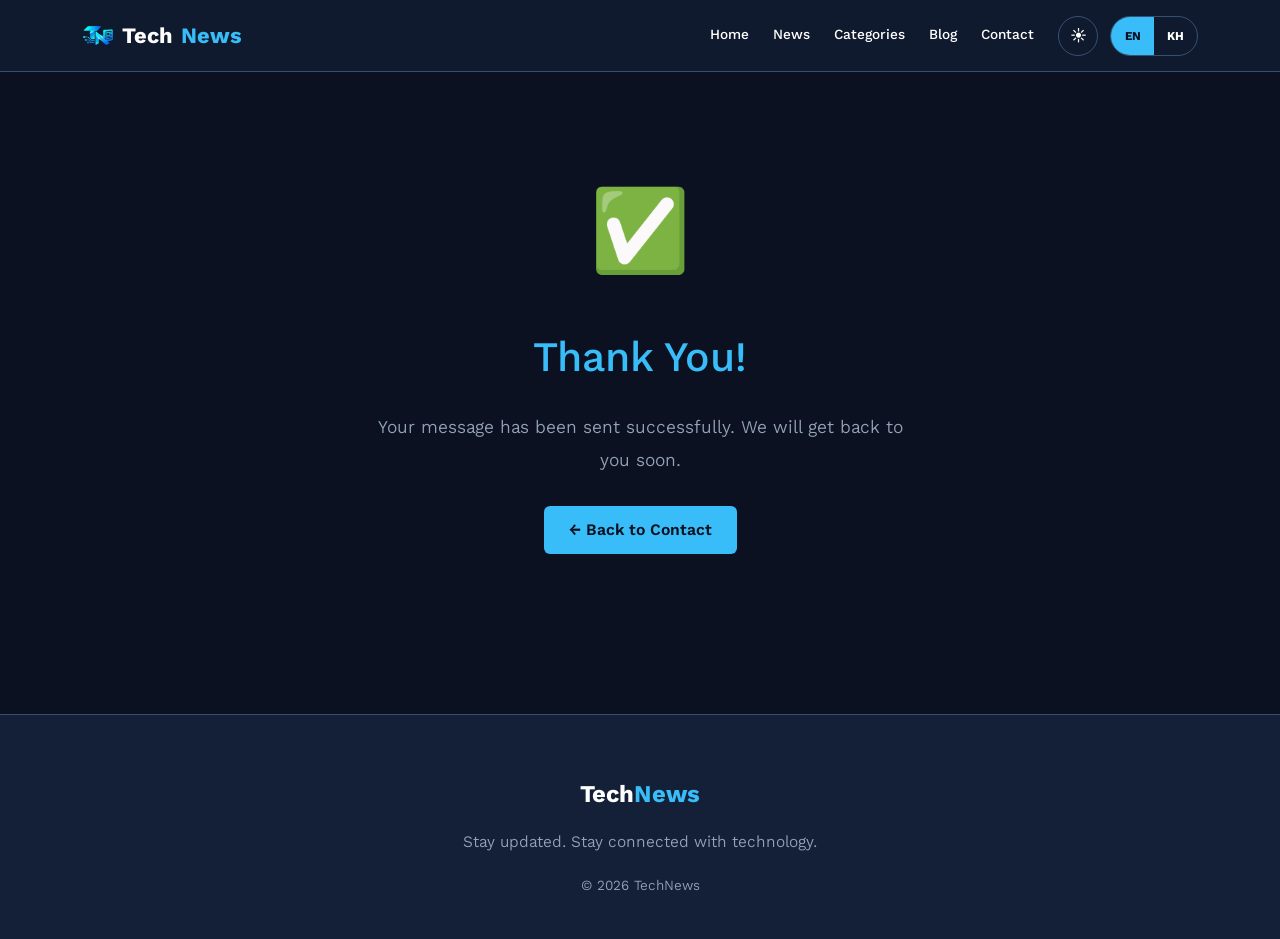
<file: thank-you.html>
<!DOCTYPE html>
<html lang="en">

<head>
    <meta charset="UTF-8">
    <meta name="viewport" content="width=device-width, initial-scale=1.0">
    <title>Thank You - TechNews</title>
    <link href="https://cdn.jsdelivr.net/npm/bootstrap@5.3.3/dist/css/bootstrap.min.css" rel="stylesheet">
    <link rel="preconnect" href="https://fonts.googleapis.com">
    <link rel="preconnect" href="https://fonts.gstatic.com" crossorigin>
    <link href="https://fonts.googleapis.com/css2?family=Inter:wght@400;500;600;700&family=Poppins:wght@300;400;500;600;700&family=Kantumruy+Pro:wght@400;500;600;700&display=swap" rel="stylesheet">
    <link rel="stylesheet" href="css/style.css">
</head>

<body>
    <script>
        (function () {
            try {
                if (localStorage.getItem("techpulse-theme") !== "light") {
                    document.body.classList.add("dark-mode");
                }
                var lang = localStorage.getItem("techpulse-lang") || "en";
                document.documentElement.lang = lang === "kh" ? "km" : "en";
            } catch (e) {}
        })();
    </script>

    <header>
        <nav class="navbar navbar-expand-lg navbar-dark fixed-top">
            <div class="container">
                <a class="navbar-brand" href="index.html"><img class="site-logo" src="img/logo.png" alt="">Tech<span>News</span></a>
                <button class="navbar-toggler" type="button" data-bs-toggle="collapse" data-bs-target="#navbarNav">
                    <span class="navbar-toggler-icon"></span>
                </button>
                <div class="collapse navbar-collapse" id="navbarNav">
                    <ul class="navbar-nav ms-auto">
                        <li class="nav-item"><a class="nav-link" data-page="index" href="index.html"><span data-en="Home" data-kh="ទំព័រដើម">Home</span></a></li>
                        <li class="nav-item"><a class="nav-link" data-page="news" href="news-page.html"><span data-en="News" data-kh="ព័ត៌មាន">News</span></a></li>
                        <li class="nav-item"><a class="nav-link" data-page="categories" href="categories-page.html"><span data-en="Categories" data-kh="ប្រភេទ">Categories</span></a></li>
                        <li class="nav-item"><a class="nav-link" data-page="blog" href="blog.html"><span data-en="Blog" data-kh="ប្លុក">Blog</span></a></li>
                        <li class="nav-item"><a class="nav-link" data-page="contact" href="contact-page.html"><span data-en="Contact" data-kh="ទំនាក់ទំនង">Contact</span></a></li>
                    </ul>
                    <button id="darkModeBtn" class="btn btn-outline-light ms-lg-3">🌙</button>
                    <div class="lang-toggle ms-lg-2" id="langToggle" role="group">
                        <button type="button" class="lang-btn" data-lang="en">EN</button>
                        <button type="button" class="lang-btn" data-lang="kh">KH</button>
                    </div>
                </div>
            </div>
        </nav>
    </header>

    <main>
        <section class="section page-section">
            <div class="container text-center">
                <div style="max-width: 600px; margin: 0 auto; padding: 60px 20px;">
                    <div style="font-size: 80px; margin-bottom: 20px;">✅</div>
                    <h1 style="color: var(--accent); font-size: 42px; margin-bottom: 20px;"
                        data-en="Thank You!" data-kh="អរគុណ!">Thank You!</h1>
                    <p style="font-size: 18px; color: var(--text-muted); margin-bottom: 30px;"
                        data-en="Your message has been sent successfully. We will get back to you soon."
                        data-kh="សាររបស់អ្នកត្រូវបានផ្ញើដោយជោគជ័យ។ យើងនឹងត្រឡប់ទៅរកអ្នកឆាប់ៗនេះ។">
                        Your message has been sent successfully. We will get back to you soon.
                    </p>
                    <a href="contact-page.html" class="btn btn-primary"
                        data-en="← Back to Contact" data-kh="← ត្រឡប់ទៅទំនាក់ទំនង">← Back to Contact</a>
                </div>
            </div>
        </section>
    </main>

    <footer>
        <div class="container text-center">
            <h3 class="footer-logo">Tech<span>News</span></h3>
            <p data-en="Stay updated. Stay connected with technology."
                data-kh="ទទួលព័ត៌មានថ្មីៗ។ ភ្ជាប់ទំនាក់ទំនងជាមួយបច្ចេកវិទ្យា។">Stay updated. Stay connected with technology.</p>
            <p class="copyright" data-en="© 2026 TechNews" data-kh="© 2026 TechNews">© 2026 TechNews</p>
        </div>
    </footer>

    <script src="https://cdn.jsdelivr.net/npm/bootstrap@5.3.3/dist/js/bootstrap.bundle.min.js"></script>
    <script src="JS/script.js"></script>
</body>

</html>
</file>
<file: css/style.css>
:root {
    --bg-body: #f8fafc;
    --bg-nav: #ffffff;
    --bg-section-alt: #eef2f8;
    --bg-card: #ffffff;
    --bg-card-hover: #f1f5fb;

    --text-heading: #0f172a;
    --text-body: #334155;
    --text-muted: #64748b;

    --accent: #2563eb;
    --accent-strong: #1d4ed8;

    --secondary: #7c3aed;
    --secondary-strong: #6d28d9;

    --border: #dce3ee;

    --on-accent: #ffffff;

    --hero-text: #0f172a;
    --hero-accent: #2563eb;
    --hero-subtext: #334155;
    --stat-number: #0f172a;
    --stat-accent: #2563eb;
    --stat-label: #64748b;

    --header-height: 72px;
}

body.dark-mode {
    --bg-body: #0b1120;
    --bg-nav: #101a2e;
    --bg-section-alt: #142038;
    --bg-card: #203452;
    --bg-card-hover: #294263;

    --text-heading: #ffffff;
    --text-body: #cbd5e1;
    --text-muted: #94a3b8;

    --accent: #38bdf8;
    --accent-strong: #7dd3fc;

    --secondary: #a78bfa;
    --secondary-strong: #c4b5fd;

    --border: #385070;

    --on-accent: #0b1120;

    --hero-text: #ffffff;
    --hero-accent: #3b82f6;
    --hero-subtext: #cbd5e1;
    --stat-number: #ffffff;
    --stat-accent: #3b82f6;
    --stat-label: #94a3b8;
}

* {
    margin: 0;
    padding: 0;
    box-sizing: border-box;
}

html {
    scroll-behavior: smooth;
    overflow-y: scroll;
}

body {
    font-family: 'Kantumruy Pro', 'Inter', sans-serif;
    background: var(--bg-body);
    color: var(--text-body);
    line-height: 1.8;
}

h1, h2, h3, h4, h5, h6,
.navbar-brand,
.section-title h2,
.about-title,
.article-title,
.footer-logo,
.blog-title,
.blog-body h2,
.interactive-title {
    font-family: 'Kantumruy Pro', 'Poppins', sans-serif;
    line-height: 1.6;
}

a {
    text-decoration: none;
}

section {
    overflow: hidden;
}

/* ===== FIXED HEADER — same height on EVERY page ===== */
.navbar {
    background: var(--bg-nav);
    border-bottom: 1px solid var(--border);
    height: var(--header-height) !important;
    min-height: var(--header-height) !important;
    max-height: var(--header-height) !important;
    padding: 0 !important;
    margin: 0 !important;
    top: 0;
    left: 0;
    right: 0;
    width: 100%;
    z-index: 1030;
    display: flex !important;
    align-items: center !important;
}

.navbar > .container {
    height: var(--header-height) !important;
    min-height: var(--header-height) !important;
    max-height: var(--header-height) !important;
    display: flex !important;
    align-items: center !important;
    flex-wrap: nowrap !important;
    padding-top: 0 !important;
    padding-bottom: 0 !important;
}

.navbar-brand {
    display: inline-flex;
    align-items: center;
    gap: 8px;
    font-size: 22px;
    font-weight: 700;
    color: var(--text-heading) !important;
    font-family: 'Kantumruy Pro', 'Poppins', sans-serif;
    line-height: 1 !important;
    margin: 0 !important;
    padding: 0 !important;
    white-space: nowrap;
    flex-shrink: 0;
}

.navbar-brand .site-logo {
    display: block;
    width: 32px;
    height: 32px;
    object-fit: contain;
    flex: 0 0 32px;
}

.navbar-brand span,
.footer-logo span {
    color: var(--accent);
}

.navbar-toggler {
    border: 1px solid var(--border);
    padding: 4px 8px;
    height: 38px;
    width: 42px;
    margin: 0 !important;
    display: flex;
    align-items: center;
    justify-content: center;
    flex-shrink: 0;
}

.navbar-toggler:focus {
    box-shadow: none;
}

.navbar-toggler-icon {
    filter: invert(1) brightness(0.3);
    width: 1.1em;
    height: 1.1em;
}

body.dark-mode .navbar-toggler-icon {
    filter: none;
}

@media (min-width: 992px) {
    .navbar-collapse {
        display: flex !important;
        flex-grow: 1;
        align-items: center !important;
        height: var(--header-height) !important;
        overflow: hidden;
    }

    .navbar-nav {
        display: flex !important;
        flex-direction: row !important;
        align-items: center !important;
        height: 100%;
        margin: 0;
    }

    .navbar-nav .nav-item {
        display: flex;
        align-items: center;
        height: 100%;
    }

    .navbar-nav .nav-link {
        display: flex !important;
        align-items: center !important;
        height: 100% !important;
        color: var(--text-heading) !important;
        margin: 0 !important;
        padding: 0 12px !important;
        line-height: 1.2 !important;
        white-space: nowrap !important;
        font-size: 14px !important;
        font-weight: 500;
        transition: color 0.2s ease;
    }

    .navbar-nav .nav-link:hover,
    .navbar-nav .nav-link.active {
        color: var(--accent) !important;
    }

    .navbar-collapse > #darkModeBtn,
    .navbar-collapse > .lang-toggle {
        margin-top: 0 !important;
        margin-bottom: 0 !important;
        margin-left: 12px !important;
        flex-shrink: 0;
    }
}

.page-section {
    padding-top: calc(var(--header-height) + 40px);
}

.hero {
    min-height: 100vh;
    display: flex;
    align-items: center;
    justify-content: center;
    text-align: center;
    padding-top: var(--header-height);

    background:
        linear-gradient(rgba(248, 250, 252, 0.92),
            rgba(248, 250, 252, 0.97)),
        url("../img/ai.png");

    background-size: cover;
    background-position: center;
}

body.dark-mode .hero {
    background:
        linear-gradient(rgba(11, 17, 32, 0.92),
            rgba(11, 17, 32, 0.97)),
        url("../img/ai.png");
}

.hero-small {
    display: inline-block;
    color: var(--hero-accent);
    font-size: 12px;
    font-weight: 600;
    letter-spacing: 2px;
    text-transform: uppercase;
    border: 1px solid var(--hero-accent);
    border-radius: 999px;
    padding: 8px 18px;
    margin-bottom: 30px;
    background: transparent;
}

body.dark-mode .hero-small {
    background: rgba(56, 189, 248, 0.08);
    border-color: rgba(56, 189, 248, 0.4);
    color: #38bdf8;
}

.hero h1 {
    font-size: 64px;
    font-weight: 700;
    line-height: 1.15;
    margin: 20px 0;
    color: var(--hero-text);
    max-width: 900px;
    margin-left: auto;
    margin-right: auto;
}

.hero h1 span:first-child {
    color: var(--hero-text);
}

.hero h1 span:last-child {
    color: var(--hero-accent);
}

.hero-text {
    max-width: 650px;
    color: var(--hero-subtext);
    font-size: 17px;
    line-height: 1.8;
    margin: 0 auto 35px auto;
}

.hero .btn-primary {
    background: var(--hero-accent);
    border: none;
    color: #ffffff;
    font-weight: 600;
    padding: 14px 32px;
    border-radius: 8px;
    margin-right: 10px;
}

.hero .btn-primary:hover {
    background: var(--accent-strong);
}

.hero .btn-outline-light {
    padding: 14px 32px;
    font-weight: 600;
    color: var(--hero-text) !important;
    border: 1px solid var(--hero-text) !important;
    border-radius: 8px;
    background: transparent;
}

body.dark-mode .hero .btn-outline-light {
    color: #ffffff !important;
    border-color: rgba(255, 255, 255, 0.3) !important;
}

.hero .btn-outline-light:hover {
    background: rgba(37, 99, 235, 0.1);
}

body.dark-mode .hero .btn-outline-light:hover {
    background: rgba(255, 255, 255, 0.1);
    border-color: #ffffff !important;
}

.hero-stats {
    display: flex;
    justify-content: center;
    gap: 0;
    margin-top: 60px;
    background: rgba(255, 255, 255, 0.9);
    border: 1px solid var(--border);
    border-radius: 16px;
    padding: 25px 40px;
    max-width: 700px;
    margin-left: auto;
    margin-right: auto;
    box-shadow: 0 4px 20px rgba(0, 0, 0, 0.05);
}

body.dark-mode .hero-stats {
    background: rgba(15, 23, 42, 0.7);
    border-color: rgba(56, 189, 248, 0.2);
    box-shadow: none;
    backdrop-filter: blur(10px);
}

.hero-stats > div {
    flex: 1;
    text-align: center;
    padding: 0 20px;
    border-right: 1px solid var(--border);
}

.hero-stats > div:last-child {
    border-right: none;
}

.hero-stats strong {
    display: block;
    font-size: 32px;
    font-weight: 700;
    color: var(--stat-number);
    margin-bottom: 5px;
}

.hero-stats strong span {
    color: var(--stat-accent);
}

.hero-stats p {
    color: var(--stat-label);
    font-size: 11px;
    font-weight: 600;
    letter-spacing: 1.5px;
    text-transform: uppercase;
    margin: 0;
}

.btn-primary {
    background: var(--accent);
    border: none;
    color: var(--on-accent);
    font-weight: 600;
    padding: 12px 25px;
}

.btn-primary:hover {
    background: var(--accent-strong);
    color: var(--on-accent);
}

.btn-outline-light {
    padding: 12px 25px;
    font-weight: 600;
    color: var(--text-heading) !important;
    border-color: var(--text-heading) !important;
}

body.dark-mode .btn-outline-light {
    border-color: var(--border) !important;
}

.section {
    padding: 100px 0;
}

.section:nth-of-type(even) {
    background: var(--bg-section-alt);
}

.section-title {
    margin-bottom: 50px;
}

.section-title p {
    color: var(--accent);
    font-size: 14px;
    font-weight: 600;
    letter-spacing: 2px;
}

.section-title h2 {
    font-size: 38px;
    font-weight: 700;
    color: var(--text-heading);
}

.news-card {
    background: var(--bg-card);
    border: 1px solid var(--border);
    border-radius: 15px;
    overflow: hidden;
    height: 100%;
    transition: transform 0.25s ease, background 0.25s ease, border-color 0.25s ease;
    display: block;
    position: relative;
    cursor: pointer;
}

.news-card:hover {
    transform: translateY(-8px);
    background: var(--bg-card-hover);
    border-color: var(--accent);
}

.news-card img {
    width: 100%;
    height: 230px;
    object-fit: cover;
    object-position: center;
    background: var(--bg-body);
}

.card-content {
    padding: 25px;
}

.category {
    color: var(--secondary);
    font-size: 13px;
    font-weight: 600;
    text-transform: uppercase;
    letter-spacing: 1px;
}

.card-content h3 {
    margin: 12px 0;
    font-size: 21px;
    color: var(--text-heading);
}

.card-content p {
    color: var(--text-muted);
    line-height: 1.7;
}

.card-content a {
    color: var(--accent);
    font-weight: 600;
    position: relative;
    z-index: 2;
}

.categories-section {
    padding: 100px 0;
    background: var(--bg-section-alt);
}

.category-box {
    background: var(--bg-card);
    border: 1px solid var(--border);
    padding: 30px 20px;
    text-align: center;
    border-radius: 15px;
    height: 100%;
    transition: transform 0.25s ease, border-color 0.25s ease;
}

.category-box:hover {
    transform: translateY(-8px);
    border-color: var(--secondary);
}

.category-image {
    width: 100%;
    height: 150px;
    object-fit: cover;
    object-position: center;
    background: var(--bg-body);
    border-radius: 10px;
    margin-bottom: 15px;
}

.category-icon {
    font-size: 40px;
    margin-bottom: 15px;
    line-height: 1;
}

.category-box h3 {
    font-size: 18px;
    margin-bottom: 15px;
    color: var(--text-heading);
}

.category-box a {
    color: var(--accent);
    font-weight: 600;
}

.about-title {
    font-size: 42px;
    margin: 15px 0 25px;
    color: var(--text-heading);
}

.about-title span:first-child {
    color: var(--text-heading);
}

.about-title span:last-child {
    color: var(--accent);
}

.about-box {
    background: var(--bg-card);
    border: 1px solid var(--border);
    border-radius: 20px;
    padding: 40px;
    display: flex;
    justify-content: space-between;
    gap: 20px;
    flex-wrap: wrap;
    box-shadow: 0 4px 20px rgba(0, 0, 0, 0.05);
}

body.dark-mode .about-box {
    box-shadow: none;
}

.about-box > div {
    text-align: center;
    flex: 1;
    min-width: 100px;
}

.about-box strong {
    display: block;
    font-size: 32px;
    font-weight: 700;
    color: var(--text-heading);
    margin-bottom: 8px;
}

.about-box strong span {
    color: var(--accent);
}

.about-box p {
    color: var(--text-muted);
    font-size: 11px;
    font-weight: 600;
    letter-spacing: 1.5px;
    text-transform: uppercase;
    margin: 0;
}

.form-label {
    color: var(--text-body);
    font-weight: 500;
    margin-bottom: 8px;
}

.form-control {
    background: var(--bg-card);
    border: 1px solid var(--border);
    color: var(--text-heading);
    padding: 12px 15px;
    border-radius: 8px;
}

.form-control:focus {
    background: var(--bg-card);
    border-color: var(--accent);
    color: var(--text-heading);
    box-shadow: 0 0 0 0.2rem rgba(56, 189, 248, 0.25);
}

.form-control::placeholder {
    color: var(--text-muted);
}

.team-chat-box {
    background: var(--bg-card);
    border: 1px solid var(--border);
    border-radius: 16px;
    padding: 30px;
    height: 100%;
}

.team-label {
    color: var(--accent);
    font-size: 11px;
    font-weight: 700;
    letter-spacing: 2px;
    text-transform: uppercase;
    margin-bottom: 10px;
}

.team-title {
    font-size: 26px;
    font-weight: 700;
    color: var(--text-heading);
    margin-bottom: 15px;
}

.team-desc {
    color: var(--text-muted);
    font-size: 14px;
    line-height: 1.7;
    margin-bottom: 25px;
}

.contact-access-note {
    background: var(--bg-section-alt);
    border-left: 3px solid var(--accent);
    border-radius: 4px;
    color: var(--text-muted);
    font-size: 13px;
    line-height: 1.7;
    margin-bottom: 20px;
    padding: 12px 14px;
}

.contact-form-status {
    color: var(--text-muted);
    margin-top: 12px;
}

.telegram-user {
    display: block;
    background: var(--bg-section-alt);
    border: 1px solid var(--border);
    color: var(--text-heading);
    font-size: 14px;
    font-weight: 600;
    padding: 12px 18px;
    border-radius: 8px;
    margin-bottom: 10px;
    text-decoration: none;
    transition: 0.2s;
}

.telegram-user:hover {
    background: var(--accent);
    border-color: var(--accent);
    color: var(--on-accent);
}

body.dark-mode .telegram-user {
    background: rgba(56, 189, 248, 0.08);
    border-color: rgba(56, 189, 248, 0.2);
}

body.dark-mode .telegram-user:hover {
    background: var(--accent);
    color: var(--on-accent);
}

.article-img {
    width: 100%;
    max-height: 420px;
    object-fit: cover;
    border-radius: 15px;
    margin-bottom: 25px;
}

.article-title {
    font-size: 32px;
    font-weight: 700;
    margin: 15px 0 10px;
    color: var(--text-heading);
    line-height: 1.5;
}

.article-meta {
    color: var(--text-muted);
    font-size: 14px;
    margin-bottom: 25px;
}

.article-img + .category {
    display: inline-block;
    margin-bottom: 10px;
}

#articleBody p {
    color: var(--text-body);
    line-height: 2;
    margin-bottom: 22px;
    font-size: 16px;
}

#articleBody h2 {
    font-family: 'Kantumruy Pro', 'Poppins', sans-serif;
    font-size: 22px;
    font-weight: 600;
    color: var(--text-heading);
    margin-top: 30px;
    margin-bottom: 15px;
}

html[lang="km"] .article-title {
    font-size: 30px;
}

html[lang="km"] #articleBody p {
    font-size: 17px;
    line-height: 2.1;
}

html[lang="km"] #articleBody h2 {
    font-size: 24px;
}

footer {
    background: var(--bg-section-alt);
    border-top: 1px solid var(--border);
    padding: 60px 0 25px;
    margin-top: auto;
}

.footer-logo {
    font-size: 24px;
    font-weight: 700;
    margin-bottom: 15px;
    color: var(--text-heading);
}

footer p {
    color: var(--text-muted);
}

footer h5 {
    margin-bottom: 15px;
    font-size: 16px;
    color: var(--text-heading);
}

footer a {
    display: inline-block;
    color: var(--text-muted);
    margin-left: 15px;
    transition: color 0.2s ease;
}

footer a:hover {
    color: var(--accent);
}

footer hr {
    border-color: var(--border);
    margin: 30px 0 20px;
}

.copyright {
    text-align: center;
    font-size: 14px;
    color: var(--text-muted);
}

/* ===== Dark mode + Language — same height ===== */
#darkModeBtn {
    width: 40px;
    height: 40px;
    min-width: 40px;
    min-height: 40px;
    max-width: 40px;
    max-height: 40px;
    padding: 0 !important;
    display: inline-flex;
    align-items: center;
    justify-content: center;
    font-size: 0;
    border-radius: 999px;
    flex-shrink: 0;
    margin-left: 12px;
    border: 1px solid var(--border) !important;
    background: transparent !important;
    color: var(--text-heading) !important;
}

#darkModeBtn::before {
    content: "\1F319";
    font-size: 16px;
    line-height: 1;
}

body.dark-mode #darkModeBtn::before {
    content: "\2600\FE0F";
}

.lang-toggle {
    display: grid;
    grid-template-columns: repeat(2, minmax(0, 1fr));
    width: 88px;
    height: 40px;
    min-height: 40px;
    max-height: 40px;
    align-items: stretch;
    border: 1px solid var(--border);
    border-radius: 999px;
    overflow: hidden;
    flex-shrink: 0;
    margin-left: 8px;
    padding: 0;
}

.lang-btn {
    background: transparent;
    border: none;
    color: var(--text-heading);
    font-size: 12px;
    font-weight: 700;
    padding: 0;
    cursor: pointer;
    transition: 0.2s;
    display: flex;
    align-items: center;
    justify-content: center;
    line-height: 1;
    height: 100%;
}

.lang-btn.active {
    background: var(--accent);
    color: var(--on-accent);
}

.filter-row {
    display: flex;
    flex-wrap: wrap;
    gap: 10px;
    margin-bottom: 40px;
}

.filter-btn {
    background: transparent;
    border: 1px solid var(--border);
    color: var(--text-muted);
    font-size: 13px;
    font-weight: 600;
    padding: 9px 18px;
    border-radius: 999px;
    cursor: pointer;
    transition: 0.2s;
}

.filter-btn:hover {
    border-color: var(--secondary);
    color: var(--secondary);
}

.filter-btn.active {
    background: var(--secondary);
    border-color: var(--secondary);
    color: var(--on-accent);
}

.bookmark-btn {
    position: absolute;
    top: 14px;
    right: 14px;
    z-index: 3;
    background: rgba(11, 17, 32, 0.55);
    border: 1px solid rgba(255, 255, 255, 0.25);
    color: #ffffff;
    font-size: 16px;
    line-height: 1;
    width: 34px;
    height: 34px;
    border-radius: 50%;
    display: flex;
    align-items: center;
    justify-content: center;
    cursor: pointer;
    transition: 0.2s;
}

.bookmark-btn:hover {
    background: var(--secondary);
    color: var(--on-accent);
}

.bookmark-btn.active {
    background: var(--secondary);
    border-color: var(--secondary);
    color: var(--on-accent);
}

.reading-mode-btn {
    background: transparent;
    border: 1px solid var(--border);
    color: var(--text-heading);
    font-size: 13px;
    font-weight: 600;
    padding: 9px 16px;
    border-radius: 999px;
    cursor: pointer;
    margin-bottom: 20px;
    transition: 0.2s;
}

.reading-mode-btn:hover,
.reading-mode-btn.active {
    background: var(--secondary);
    border-color: var(--secondary);
    color: var(--on-accent);
}

body.reading-mode .col-lg-8,
body.reading-mode .col-lg-9 {
    max-width: 700px;
    margin: 0 auto;
    float: none;
}

body.reading-mode #articleBody p,
body.reading-mode .col-lg-8 p {
    font-size: 19px;
    line-height: 2;
}

body.reading-mode .article-title {
    font-size: 42px;
}

.video-box {
    position: relative;
    width: 100%;
    padding-bottom: 56.25%;
    margin-bottom: 40px;
    border-radius: 16px;
    overflow: hidden;
    border: 1px solid var(--border);
}

.video-box iframe {
    position: absolute;
    top: 0;
    left: 0;
    width: 100%;
    height: 100%;
    border: none;
}

.breadcrumb {
    background: transparent;
    padding: 0;
    margin-bottom: 20px;
    font-size: 14px;
    display: flex;
    flex-wrap: wrap;
    list-style: none;
}

.breadcrumb-item {
    display: flex;
    align-items: center;
}

.breadcrumb-item a {
    color: var(--text-heading);
    text-decoration: none;
    font-weight: 500;
    transition: 0.2s;
    padding: 2px 4px;
    border-radius: 4px;
}

.breadcrumb-item a:hover {
    color: var(--accent);
}

.breadcrumb-item.active {
    color: var(--accent);
    font-weight: 500;
}

.breadcrumb-item + .breadcrumb-item::before {
    content: "›";
    color: var(--text-muted);
    padding: 0 8px;
    font-size: 16px;
    font-weight: 400;
}

body.dark-mode .breadcrumb-item a {
    color: var(--text-heading);
}

body.dark-mode .breadcrumb-item a:hover {
    color: var(--accent);
}

body.dark-mode .breadcrumb-item.active {
    color: var(--accent);
}

.back-btn {
    display: inline-flex;
    align-items: center;
    gap: 8px;
    background: transparent;
    border: 1px solid var(--border);
    color: var(--text-heading);
    font-size: 14px;
    font-weight: 600;
    padding: 10px 22px;
    border-radius: 8px;
    text-decoration: none;
    transition: 0.2s;
}

.back-btn:hover {
    background: var(--accent);
    border-color: var(--accent);
    color: var(--on-accent);
}

#articleCount {
    color: var(--text-muted);
    font-size: 14px;
    font-weight: 500;
    margin-bottom: 25px;
}

/* ===== Mobile ===== */
@media (max-width: 991.98px) {
    .navbar-collapse {
        position: absolute !important;
        top: var(--header-height) !important;
        left: 12px !important;
        right: 12px !important;
        height: auto !important;
        background: var(--bg-nav);
        border: 1px solid var(--border);
        border-radius: 12px;
        margin-top: 0 !important;
        padding: 12px 16px 16px;
        box-shadow: 0 8px 24px rgba(0, 0, 0, 0.08);
        z-index: 1040;
    }

    body.dark-mode .navbar-collapse {
        box-shadow: 0 8px 24px rgba(0, 0, 0, 0.35);
    }

    .navbar-nav .nav-link {
        margin-left: 0 !important;
        padding: 10px 4px !important;
        line-height: 1.3 !important;
        white-space: nowrap !important;
        height: auto !important;
        color: var(--text-heading) !important;
        display: block !important;
    }

    .navbar-nav .nav-link:hover,
    .navbar-nav .nav-link.active {
        color: var(--accent) !important;
    }

    #darkModeBtn,
    .lang-toggle {
        margin-top: 10px !important;
        margin-left: 0 !important;
    }
}

@media (max-width: 768px) {
    .navbar-brand {
        font-size: 20px;
    }

    .hero h1 {
        font-size: 42px;
    }

    .hero-text {
        font-size: 15px;
    }

    .hero-stats {
        padding: 20px 25px;
    }

    .hero-stats strong {
        font-size: 26px;
    }

    .hero-stats > div {
        padding: 0 12px;
    }

    .section-title h2 {
        font-size: 28px;
    }

    .about-box {
        flex-direction: column;
    }

    .filter-row {
        gap: 8px;
    }

    .filter-btn {
        font-size: 12px;
        padding: 8px 14px;
    }

    .page-section {
        padding-top: calc(var(--header-height) + 28px);
    }

    .team-chat-box {
        padding: 22px;
        margin-top: 10px;
    }

    .team-title {
        font-size: 22px;
    }
}

@media (max-width: 576px) {
    .navbar-brand {
        font-size: 18px;
    }

    .hero {
        min-height: auto;
        padding: calc(var(--header-height) + 40px) 0 60px 0;
    }

    .hero h1 {
        font-size: 30px;
    }

    .hero-small {
        font-size: 10px;
        letter-spacing: 1.5px;
        padding: 6px 14px;
    }

    .hero-text {
        font-size: 14px;
        line-height: 1.6;
    }

    .hero .btn {
        display: block;
        width: 100%;
        margin: 8px 0 0 0 !important;
        text-align: center;
    }

    .hero-stats {
        flex-direction: column;
        padding: 20px;
        gap: 15px;
    }

    .hero-stats > div {
        border-right: none;
        border-bottom: 1px solid var(--border);
        padding-bottom: 12px;
    }

    .hero-stats > div:last-child {
        border-bottom: none;
        padding-bottom: 0;
    }

    .hero-stats strong {
        font-size: 24px;
    }

    .section-title h2 {
        font-size: 22px;
    }

    .section-title p {
        font-size: 12px;
        letter-spacing: 1px;
    }

    .news-card img {
        height: 180px;
    }

    .card-content {
        padding: 18px;
    }

    .card-content h3 {
        font-size: 18px;
    }

    .category-box {
        padding: 20px 12px;
    }

    .category-image {
        height: 110px;
    }

    .category-box h3 {
        font-size: 15px;
    }

    .about-box {
        padding: 20px;
        flex-direction: column;
    }

    .about-box strong {
        font-size: 24px;
    }

    .filter-btn {
        font-size: 11px;
        padding: 7px 12px;
    }

    .bookmark-btn {
        width: 28px;
        height: 28px;
        font-size: 13px;
    }

    .article-title {
        font-size: 26px;
    }

    .article-img {
        max-height: 220px;
    }

    footer {
        padding: 40px 0 20px;
        text-align: center;
    }

    .footer-logo {
        font-size: 20px;
    }

    footer a {
        margin-left: 0;
        margin-right: 10px;
    }
}

@media (max-width: 480px) {
    .hero h1 {
        font-size: 26px;
    }

    .hero-small {
        font-size: 9px;
    }

    .section-title h2 {
        font-size: 20px;
    }

    .about-box {
        padding: 18px;
    }

    .filter-btn {
        font-size: 10px;
        padding: 6px 10px;
    }
}
</file>
